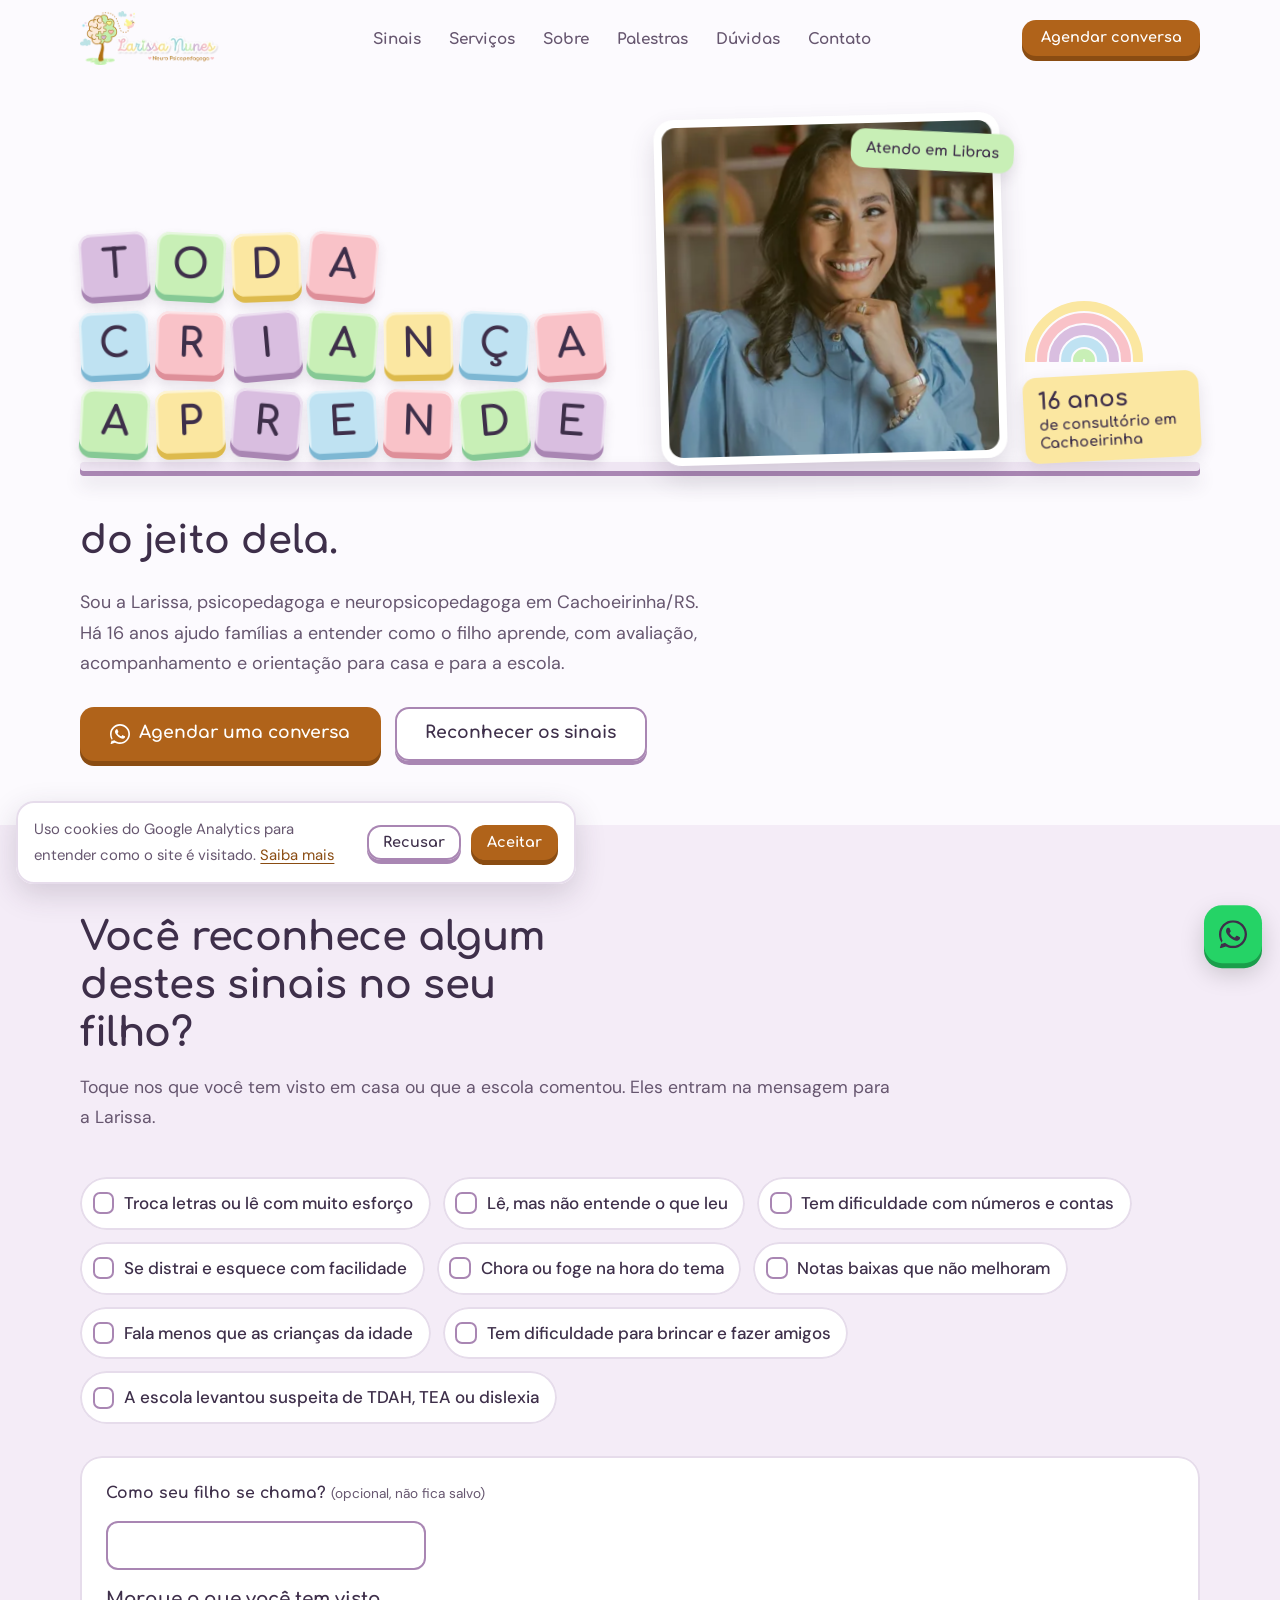
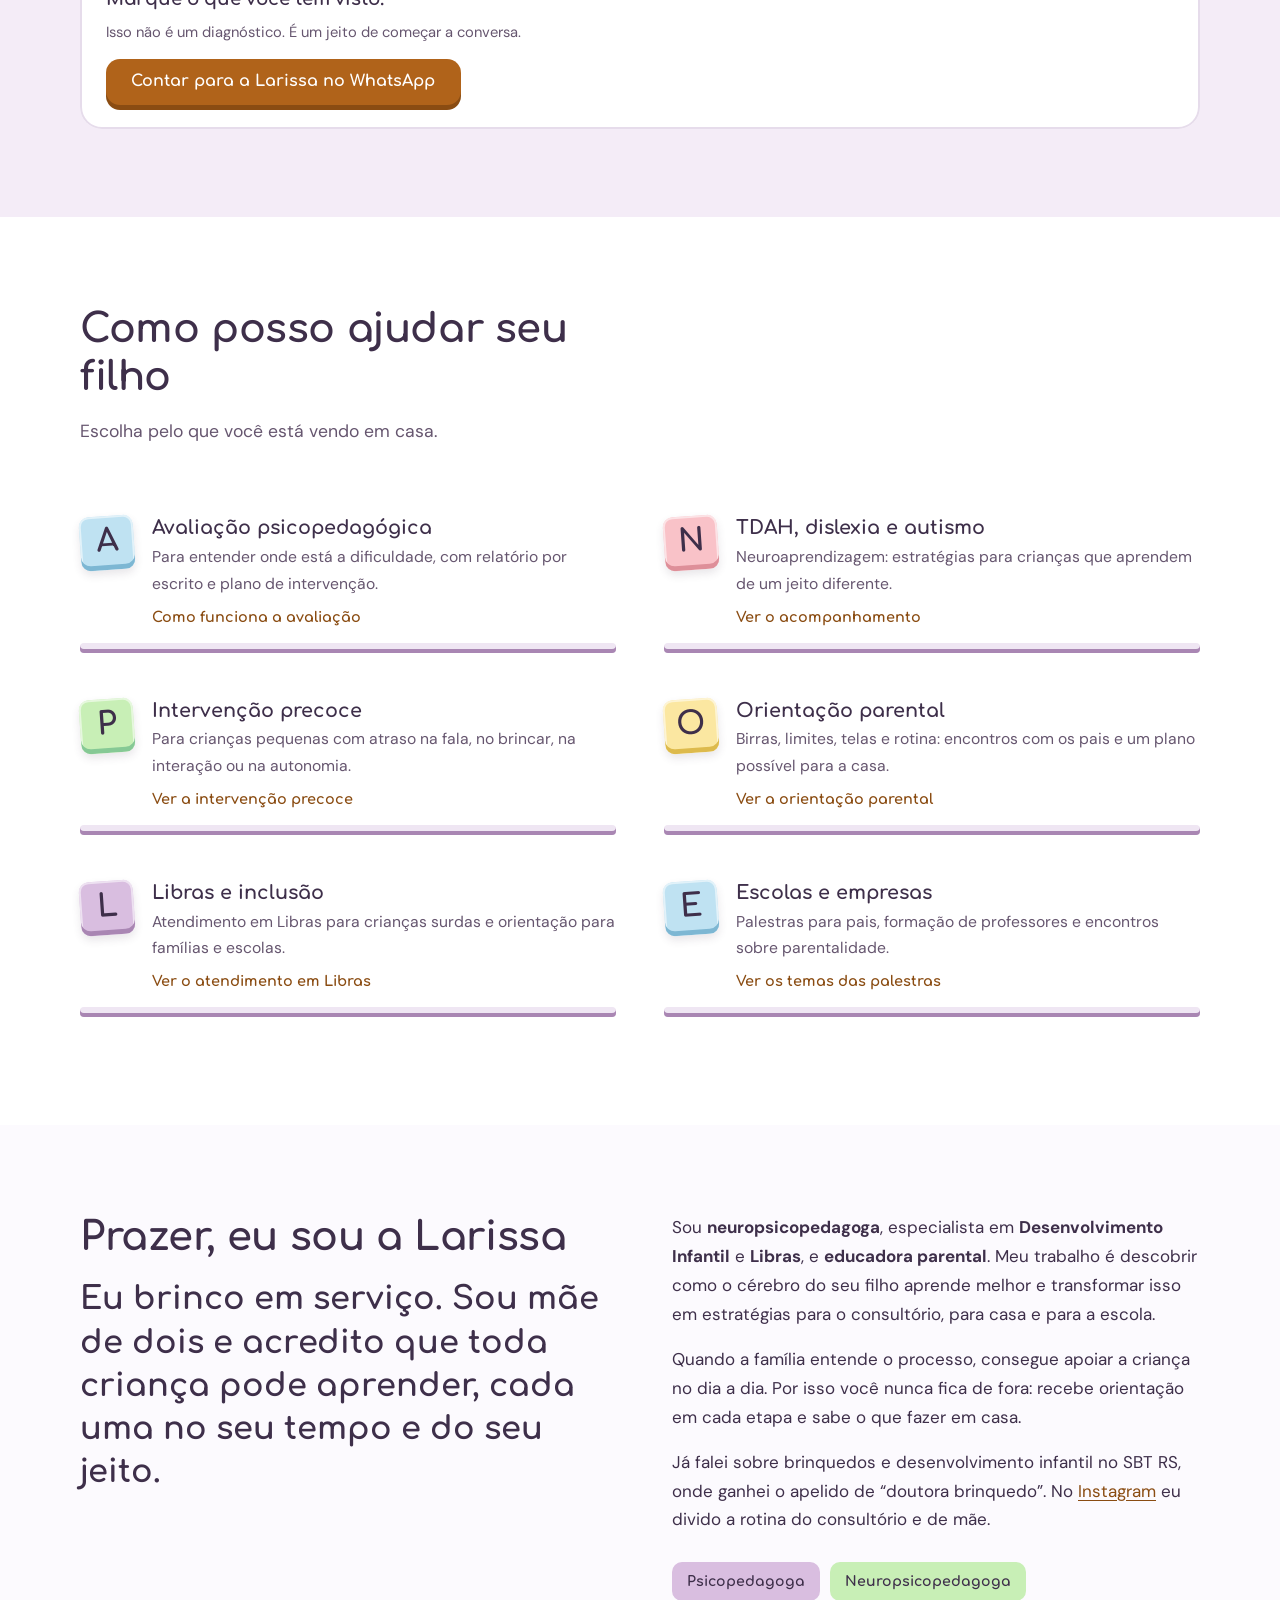
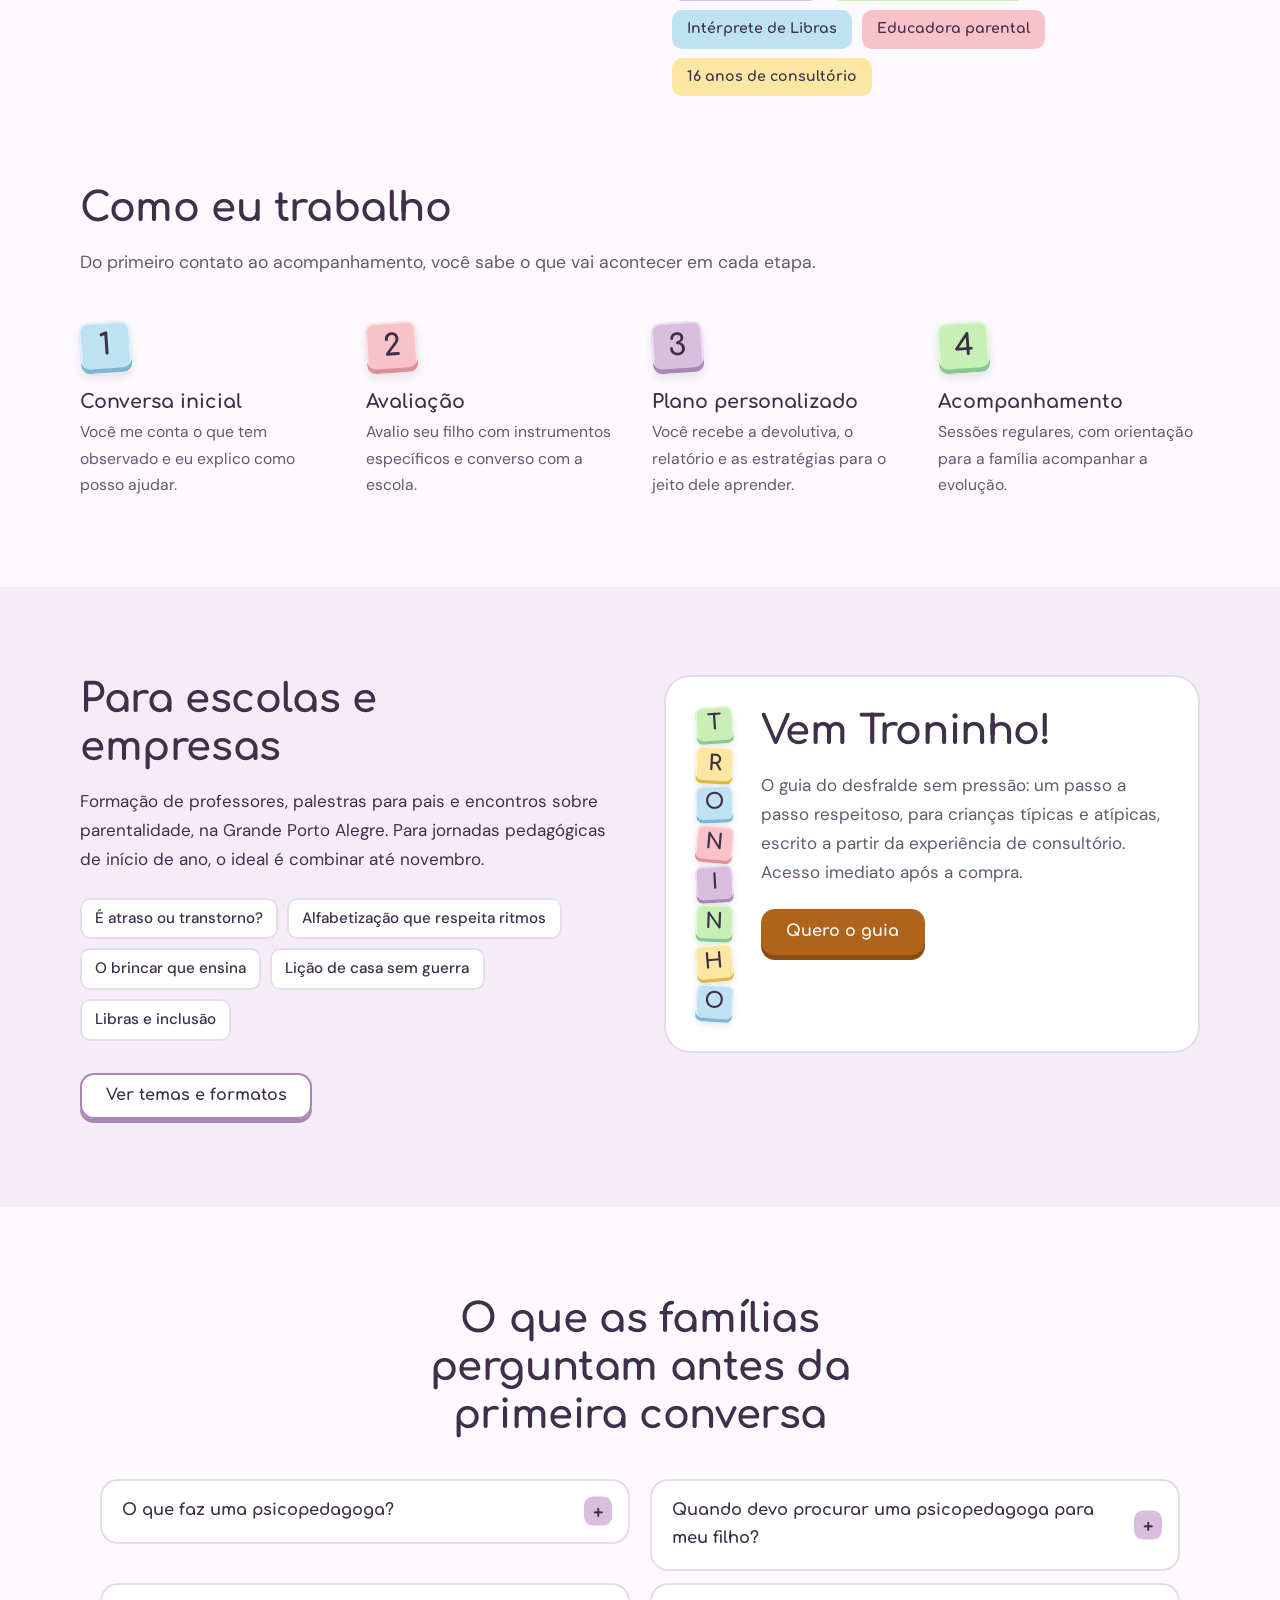
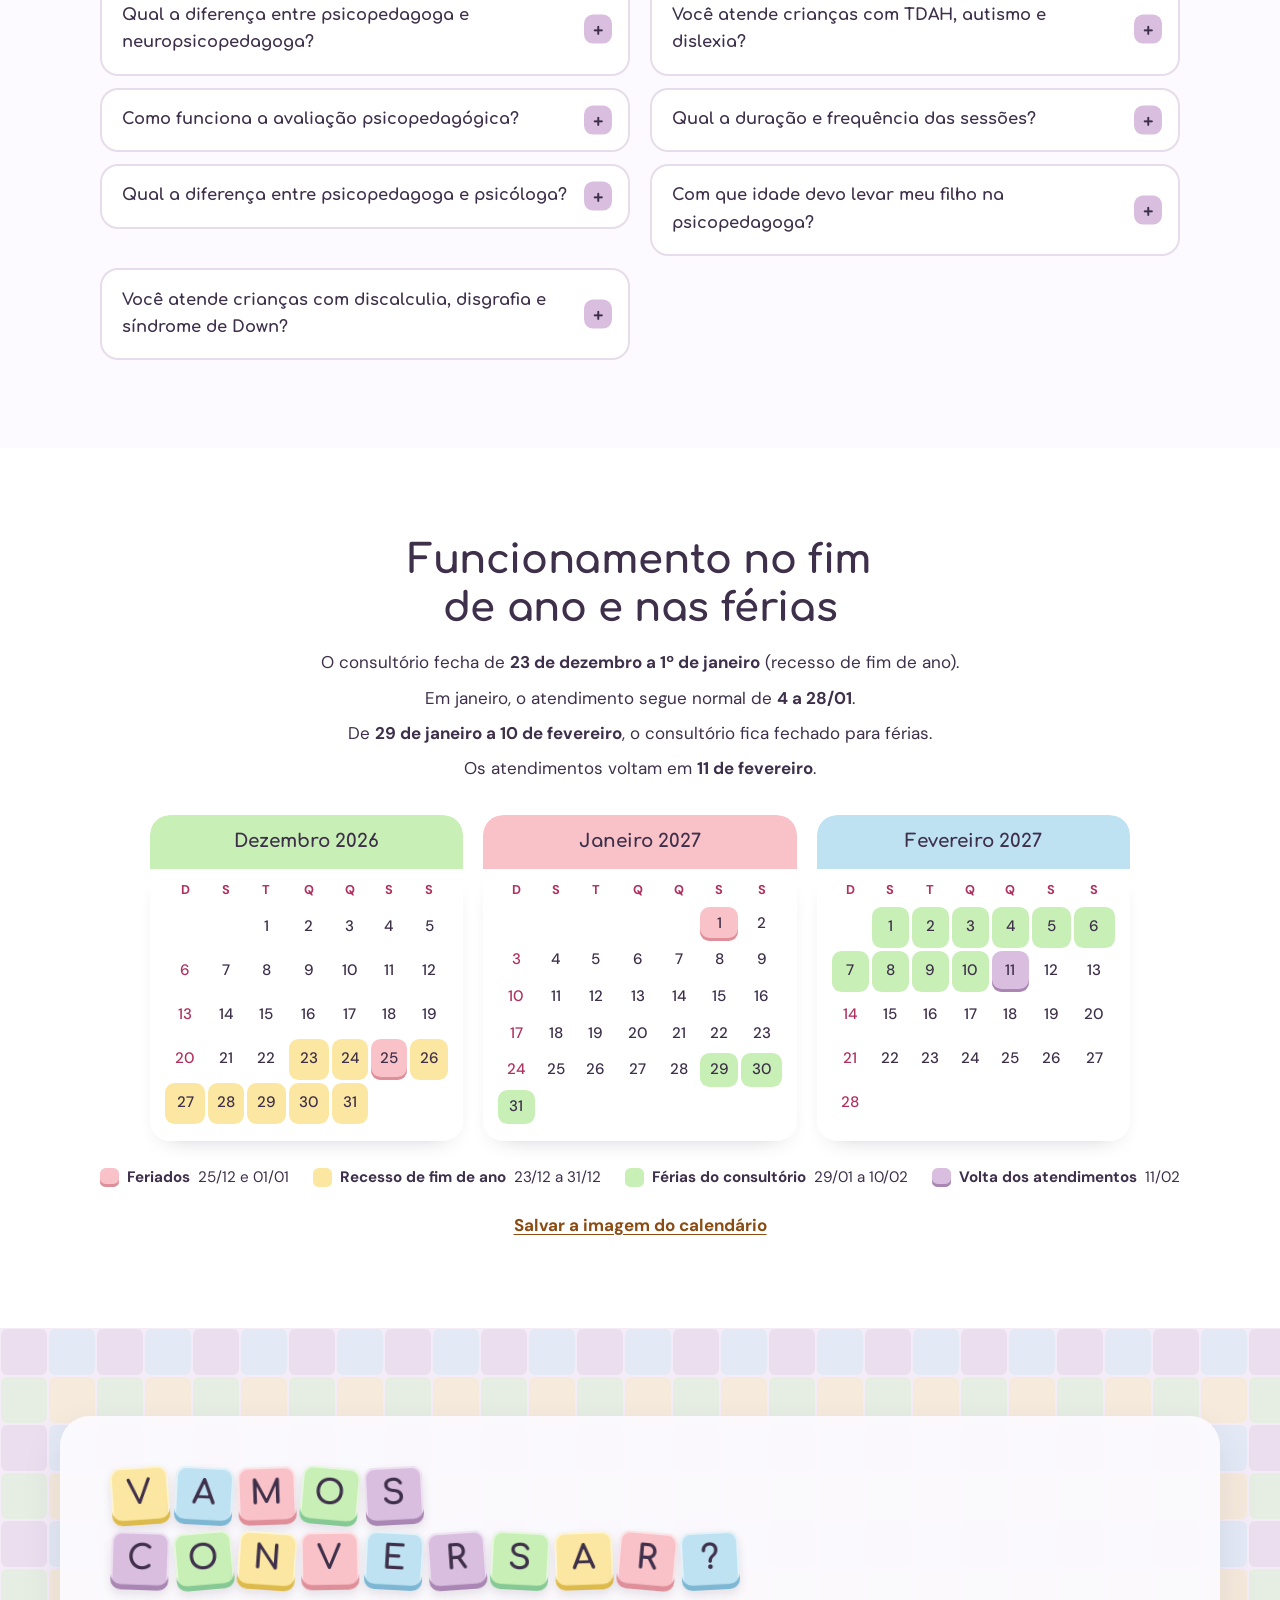
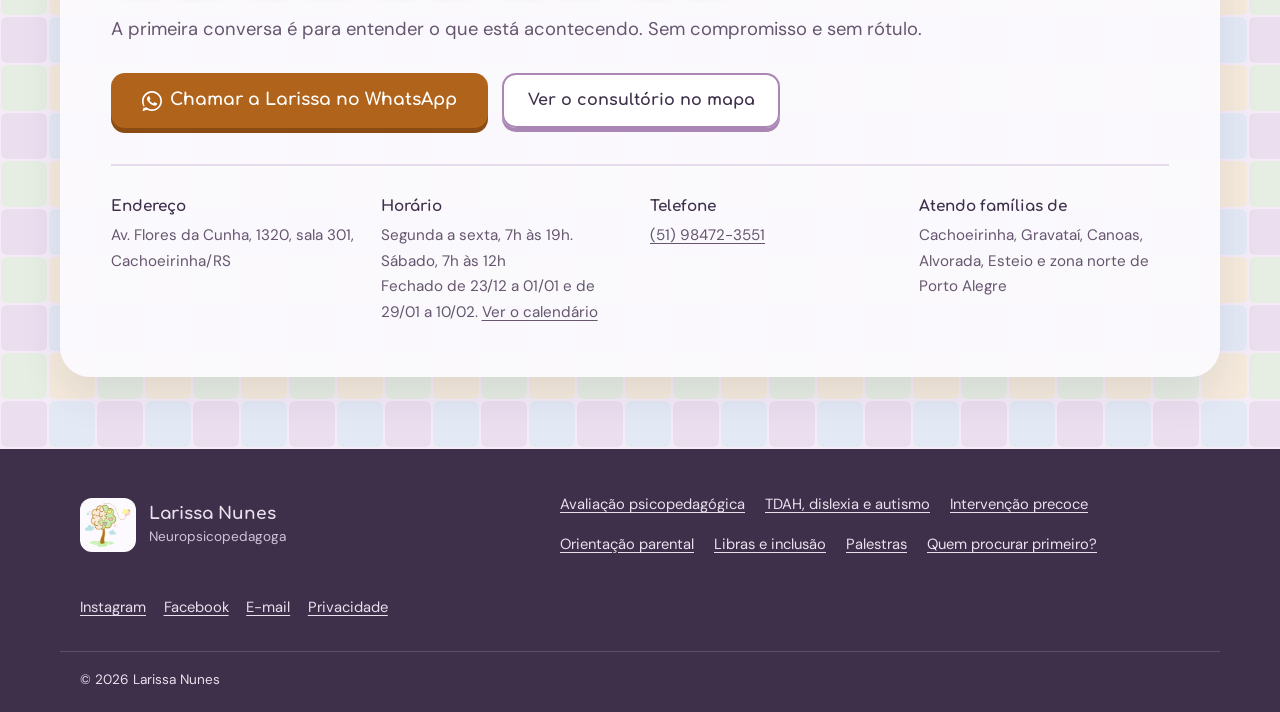
<file: site/index.html>
<!DOCTYPE html>
<html lang="pt-BR">
<head>
  <meta charset="UTF-8">
  <meta name="viewport" content="width=device-width, initial-scale=1.0">

  <title>Psicopedagoga em Cachoeirinha/RS | Larissa Nunes</title>
  <meta name="description" content="Psicopedagoga e neuropsicopedagoga em Cachoeirinha/RS há 16 anos. Avaliação e acompanhamento de crianças com dificuldade de aprendizagem, TDAH, TEA e dislexia.">
  <meta name="keywords" content="psicopedagoga cachoeirinha, neuropsicopedagoga cachoeirinha, psicopedagogia infantil, desenvolvimento infantil, libras, educação parental, avaliação psicopedagógica, intervenção precoce, alfabetização, dificuldade de aprendizagem, TDAH, autismo, TEA, dislexia, discalculia, disgrafia, disortografia, inclusão escolar, estimulação cognitiva, neuroaprendizagem, síndrome de down, altas habilidades, superdotação, atraso desenvolvimento infantil, cachoeirinha RS, canoas, gravataí, porto alegre, região metropolitana">
  <meta name="author" content="Larissa Nunes">
  <meta name="robots" content="index, follow">
  <link rel="canonical" href="https://larissanunes.com.br/">

  <!-- Open Graph -->
  <meta property="og:type" content="website">
  <meta property="og:url" content="https://larissanunes.com.br/">
  <meta property="og:site_name" content="Larissa Nunes — Neuro Psicopedagoga">
  <meta property="og:title" content="Larissa Nunes — Psicopedagoga em Cachoeirinha/RS">
  <meta property="og:description" content="Especialista em Desenvolvimento Infantil e Libras. Atendimento para TDAH, TEA, Dislexia e dificuldades de aprendizagem.">
  <meta property="og:image" content="https://larissanunes.com.br/assets/img/larissa.jpg">
  <meta property="og:image:width" content="880">
  <meta property="og:image:height" content="880">
  <meta property="og:image:alt" content="Larissa Nunes, Neuro Psicopedagoga em Cachoeirinha/RS">
  <meta property="og:locale" content="pt_BR">

  <!-- Twitter Card -->
  <meta name="twitter:card" content="summary_large_image">
  <meta name="twitter:title" content="Larissa Nunes — Psicopedagoga em Cachoeirinha/RS">
  <meta name="twitter:description" content="Especialista em Desenvolvimento Infantil e Libras. Atendimento para TDAH, TEA, Dislexia e dificuldades de aprendizagem.">
  <meta name="twitter:image" content="https://larissanunes.com.br/assets/img/larissa.jpg">

  <!-- Geo -->
  <meta name="geo.region" content="BR-RS">
  <meta name="geo.placename" content="Cachoeirinha">

  <!-- Favicon -->
  <link rel="icon" href="assets/img/favicon.ico" sizes="any">
  <link rel="icon" type="image/png" sizes="32x32" href="assets/img/favicon-32.png">
  <link rel="icon" type="image/png" sizes="16x16" href="assets/img/favicon-16.png">
  <link rel="apple-touch-icon" href="assets/img/apple-touch-icon.png">
  <link rel="manifest" href="site.webmanifest">
  <meta name="theme-color" content="#3E2F4A">

  <!-- Fonts -->
  <link rel="preconnect" href="https://fonts.googleapis.com">
  <link rel="preconnect" href="https://fonts.gstatic.com" crossorigin>
  <link rel="preload" as="style" href="https://fonts.googleapis.com/css2?family=Comfortaa:wght@700&family=DM+Sans:opsz,wght@9..40,400;9..40,500;9..40,700&display=swap">
  <link rel="stylesheet" href="https://fonts.googleapis.com/css2?family=Comfortaa:wght@700&family=DM+Sans:opsz,wght@9..40,400;9..40,500;9..40,700&display=swap" media="print" onload="this.media='all'">
  <noscript><link rel="stylesheet" href="https://fonts.googleapis.com/css2?family=Comfortaa:wght@700&family=DM+Sans:opsz,wght@9..40,400;9..40,500;9..40,700&display=swap"></noscript>

  <!-- CSS -->
  <link rel="stylesheet" href="assets/css/style.css?v=20261121e">

  <!-- Schema.org — MedicalBusiness + Person -->
  <script type="application/ld+json">
  {
    "@context": "https://schema.org",
    "@graph": [
      {
        "@type": ["MedicalBusiness", "LocalBusiness"],
        "@id": "https://larissanunes.com.br/#business",
        "name": "Larissa Nunes — Psicopedagoga e Neuro Psicopedagoga",
        "hasMap": "https://www.google.com/maps/search/?api=1&query=Av.+Flores+da+Cunha+1320+Cachoeirinha+RS",
        "alternateName": "Psicopedagoga Larissa Nunes",
        "description": "Psicopedagoga e Neuro Psicopedagoga em Cachoeirinha/RS. Especialista em Desenvolvimento Infantil, Libras e Educação Parental. Avaliação e acompanhamento para crianças com TDAH, autismo (TEA), dislexia, discalculia, disgrafia e dificuldades de aprendizagem.",
        "url": "https://larissanunes.com.br",
        "telephone": "+5551984723551",
        "email": "larinsilveira@hotmail.com",
        "image": "https://larissanunes.com.br/assets/img/larissa.jpg",
        "logo": "https://larissanunes.com.br/assets/img/logo-principal.png",
        "address": {"@type": "PostalAddress", "streetAddress": "Av. Flores da Cunha, 1320 — Sala 301", "addressLocality": "Cachoeirinha", "addressRegion": "RS", "postalCode": "94910-002", "addressCountry": "BR"},
        "geo": {"@type": "GeoCoordinates", "latitude": -29.9511, "longitude": -51.0936},
        "areaServed": [
          {"@type": "City", "name": "Cachoeirinha"},
          {"@type": "City", "name": "Canoas"},
          {"@type": "City", "name": "Gravataí"},
          {"@type": "City", "name": "Porto Alegre"},
          {"@type": "City", "name": "Alvorada"},
          {"@type": "City", "name": "Esteio"},
          {"@type": "City", "name": "Sapucaia do Sul"}
        ],
        "priceRange": "$$",
        "currenciesAccepted": "BRL",
        "paymentAccepted": "Dinheiro, Pix, Cartão de Crédito, Cartão de Débito",
        "openingHoursSpecification": [{"@type": "OpeningHoursSpecification", "dayOfWeek": ["Monday","Tuesday","Wednesday","Thursday","Friday"], "opens": "07:00", "closes": "19:00"},{"@type": "OpeningHoursSpecification", "dayOfWeek": ["Saturday"], "opens": "07:00", "closes": "12:00"}],
        "sameAs": ["https://www.instagram.com/psicopedagoga.larinunes/", "https://www.facebook.com/Pp.Larissa.Nunes/"],
        "founder": {"@id": "https://larissanunes.com.br/#person"},
        "medicalSpecialty": ["Psicopedagogia", "Neuropsicopedagogia"]
      },
      {
        "@type": "Person",
        "@id": "https://larissanunes.com.br/#person",
        "name": "Larissa Nunes",
        "jobTitle": "Psicopedagoga e Neuro Psicopedagoga",
        "description": "Especialista em Desenvolvimento Infantil, Libras e Educação Parental em Cachoeirinha/RS.",
        "url": "https://larissanunes.com.br",
        "image": "https://larissanunes.com.br/assets/img/larissa.jpg",
        "sameAs": ["https://www.instagram.com/psicopedagoga.larinunes/", "https://www.facebook.com/Pp.Larissa.Nunes/"],
        "knowsAbout": ["Psicopedagogia","Neuropsicopedagogia","Desenvolvimento Infantil","Libras","Educação Parental","TDAH","TEA","Dislexia","Discalculia","Disgrafia","Alfabetização","Intervenção Precoce","Neuroaprendizagem","Inclusão Escolar","Estimulação Cognitiva"],
        "hasCredential": [
          {"@type": "EducationalOccupationalCredential", "credentialCategory": "Especialização", "name": "Psicopedagogia"},
          {"@type": "EducationalOccupationalCredential", "credentialCategory": "Especialização", "name": "Neuropsicopedagogia"},
          {"@type": "EducationalOccupationalCredential", "credentialCategory": "Certificação", "name": "Intérprete de Libras"},
          {"@type": "EducationalOccupationalCredential", "credentialCategory": "Certificação", "name": "Educadora Parental"}
        ]
      }
    ]
  }
  </script>


  <script type="application/ld+json">
  {
    "@context": "https://schema.org",
    "@type": "FAQPage",
    "mainEntity": [
      { "@type": "Question", "name": "O que faz uma psicopedagoga?", "acceptedAnswer": { "@type": "Answer", "text": "A psicopedagoga avalia, diagnostica e intervém nas dificuldades de aprendizagem. Trabalho com crianças que apresentam desafios na leitura, escrita, matemática, atenção e concentração, criando estratégias personalizadas." }},
      { "@type": "Question", "name": "Quando devo procurar uma psicopedagoga para meu filho?", "acceptedAnswer": { "@type": "Answer", "text": "Quando seu filho apresentar dificuldades persistentes na escola, desmotivação, dificuldade de concentração, atraso na leitura ou escrita, ou quando houver suspeita de TDAH, TEA (autismo) ou dislexia. Quanto antes se entende o que está acontecendo, mais cedo a casa e a escola conseguem se ajustar." }},
      { "@type": "Question", "name": "Qual a diferença entre psicopedagoga e neuropsicopedagoga?", "acceptedAnswer": { "@type": "Answer", "text": "A neuropsicopedagoga utiliza conhecimentos da neurociência para compreender como o cérebro aprende, criando estratégias mais eficazes e cientificamente embasadas para potencializar o desenvolvimento cognitivo da criança." }},
      { "@type": "Question", "name": "Você atende crianças com TDAH, autismo e dislexia?", "acceptedAnswer": { "@type": "Answer", "text": "Sim. Trabalho com crianças que apresentam TDAH, TEA (Transtorno do Espectro Autista), dislexia, discalculia, disgrafia e outras condições que impactam a aprendizagem. O atendimento é adaptado às particularidades de cada criança." }},
      { "@type": "Question", "name": "Como funciona a avaliação psicopedagógica?", "acceptedAnswer": { "@type": "Answer", "text": "Inclui entrevista com os pais (anamnese), sessões de avaliação com a criança, análise do material escolar e contato com a escola. Ao final, elaboro relatório com diagnóstico e plano de intervenção personalizado." }},
      { "@type": "Question", "name": "Qual a duração e frequência das sessões?", "acceptedAnswer": { "@type": "Answer", "text": "Cada sessão dura em média 50 minutos. A frequência depende da necessidade — geralmente 1 a 2 vezes por semana. O tempo total varia conforme a evolução da criança." }},
      { "@type": "Question", "name": "Qual a diferença entre psicopedagoga e psicóloga?", "acceptedAnswer": { "@type": "Answer", "text": "A psicóloga trabalha com questões emocionais, comportamentais e de saúde mental. A psicopedagoga foca no processo de aprendizagem e nas dificuldades escolares. Muitas vezes, o acompanhamento conjunto é o mais indicado para a criança." }},
      { "@type": "Question", "name": "Com que idade devo levar meu filho na psicopedagoga?", "acceptedAnswer": { "@type": "Answer", "text": "Não existe idade mínima. A intervenção precoce (a partir dos 2-3 anos) é indicada para crianças com atraso no desenvolvimento. Para dificuldades escolares, a partir do momento em que a criança apresentar sinais persistentes já é hora de buscar avaliação." }},
      { "@type": "Question", "name": "Você atende crianças com discalculia, disgrafia e síndrome de Down?", "acceptedAnswer": { "@type": "Answer", "text": "Sim. Além de TDAH, TEA e dislexia, também atendo crianças com discalculia (dificuldade com matemática), disgrafia (dificuldade na escrita), disortografia, síndrome de Down, atraso no desenvolvimento, deficiência intelectual e altas habilidades/superdotação." }}
    ]
  }
  </script>
  <!-- Google Analytics 4 (só mede de verdade depois que a pessoa aceita os cookies) -->
  <script>
    window.dataLayer = window.dataLayer || [];
    function gtag(){dataLayer.push(arguments);}
    gtag('consent', 'default', { analytics_storage: 'denied', ad_storage: 'denied', ad_user_data: 'denied', ad_personalization: 'denied' });
    try { if (localStorage.getItem('ln-cookies') === 'aceito') gtag('consent', 'update', { analytics_storage: 'granted' }); } catch (e) {}
    gtag('js', new Date());
    gtag('config', 'G-RC90RQ8YV5');
  </script>
  <script async src="https://www.googletagmanager.com/gtag/js?id=G-RC90RQ8YV5"></script>
</head>
<body>
  <a href="#conteudo" class="skip-link">Pular para o conteúdo</a>

  <!-- Header -->
  <header class="header" id="header">
    <div class="container header__inner">
      <a href="/" class="header__logo">
        <picture>
          <source srcset="assets/img/logo-principal-120.webp 1x, assets/img/logo-principal.webp 2x" type="image/webp">
          <img src="assets/img/logo-principal.png" alt="Larissa Nunes — Neuro Psicopedagoga" class="header__logo-img" width="418" height="160" fetchpriority="high">
        </picture>
      </a>
      <nav class="header__nav" id="nav">
        <ul class="header__menu">
          <li><a href="#sinais" class="header__link">Sinais</a></li>
          <li><a href="#servicos" class="header__link">Serviços</a></li>
          <li><a href="#sobre" class="header__link">Sobre</a></li>
          <li><a href="/palestras/" class="header__link">Palestras</a></li>
          <li><a href="#faq" class="header__link">Dúvidas</a></li>
          <li><a href="#contato" class="header__link">Contato</a></li>
        </ul>
      </nav>
      <a href="https://wa.me/5551984723551?text=Ol%C3%A1%2C%20Larissa!%20Conheci%20seu%20trabalho%20pelo%20site%20e%20gostaria%20de%20saber%20mais%20sobre%20o%20atendimento." class="btn btn--acao header__cta" target="_blank" rel="noopener">Agendar conversa</a>
      <button class="header__toggle" id="menu-toggle" aria-label="Abrir menu" aria-expanded="false" aria-controls="nav">
        <span></span><span></span><span></span>
      </button>
    </div>
  </header>

  <main id="conteudo">
    <!-- Hero -->
    <section class="hero" id="inicio">
      <div class="container">
        <div class="estante">
          <h1 class="estante__titulo">
            <span class="sr-only">Toda criança aprende, do jeito dela. Psicopedagoga em Cachoeirinha/RS.</span>
            <span class="blocos blocos--cai" aria-hidden="true">
              <span class="blocos__linha"><span class="bloco bloco--lilas">T</span><span class="bloco bloco--menta">O</span><span class="bloco bloco--sol">D</span><span class="bloco bloco--rosa">A</span></span>
              <span class="blocos__linha"><span class="bloco bloco--ceu">C</span><span class="bloco bloco--rosa">R</span><span class="bloco bloco--lilas">I</span><span class="bloco bloco--menta">A</span><span class="bloco bloco--sol">N</span><span class="bloco bloco--ceu">Ç</span><span class="bloco bloco--rosa">A</span></span>
              <span class="blocos__linha"><span class="bloco bloco--menta">A</span><span class="bloco bloco--sol">P</span><span class="bloco bloco--lilas">R</span><span class="bloco bloco--ceu">E</span><span class="bloco bloco--rosa">N</span><span class="bloco bloco--menta">D</span><span class="bloco bloco--lilas">E</span></span>
            </span>
          </h1>
          <div class="estante__retrato">
            <div class="retrato">
              <picture>
                <source srcset="assets/img/larissa-400.webp 400w, assets/img/larissa-640.webp 640w, assets/img/larissa.webp 880w" sizes="(max-width: 720px) 58vw, 360px" type="image/webp">
                <img src="assets/img/larissa.jpg" alt="Larissa Nunes sorrindo no consultório, com estantes de brinquedos ao fundo" width="880" height="880" fetchpriority="high">
              </picture>
              <p class="adesivo adesivo--libras">Atendo em Libras</p>
            </div>
            <div class="estante__canto">
              <svg class="arco-iris" viewBox="0 0 120 64" width="120" height="64" aria-hidden="true"><g fill="none" stroke-width="10" stroke-linecap="round"><path d="M6 62a54 54 0 0 1 108 0" stroke="var(--sol)"/><path d="M18 62a42 42 0 0 1 84 0" stroke="var(--rosa)"/><path d="M30 62a30 30 0 0 1 60 0" stroke="var(--lilas)"/><path d="M42 62a18 18 0 0 1 36 0" stroke="var(--ceu)"/><path d="M54 62a6 6 0 0 1 12 0" stroke="var(--menta)"/></g></svg>
              <p class="adesivo adesivo--anos"><strong>16 anos</strong>de consultório em Cachoeirinha</p>
            </div>
          </div>
          <div class="tabua estante__tabua" aria-hidden="true"></div>
        </div>
        <div class="hero__conteudo">
          <p class="hero__complemento" aria-hidden="true">do jeito dela.</p>
          <a class="aviso-campanha" href="/black-friday/" data-ate="2026-11-30T23:59:59-03:00"><span class="aviso-campanha__selo">Black Friday</span> <span>Agende a avaliação até 30/11 e a primeira sessão fica gratuita&nbsp;→</span></a>
          <p class="hero__texto">Sou a Larissa, psicopedagoga e neuropsicopedagoga em Cachoeirinha/RS. Há 16 anos ajudo famílias a entender como o filho aprende, com avaliação, acompanhamento e orientação para casa e para a escola.</p>
          <div class="hero__acoes">
            <a href="https://wa.me/5551984723551?text=Ol%C3%A1%2C%20Larissa!%20Conheci%20seu%20trabalho%20pelo%20site%20e%20gostaria%20de%20saber%20mais%20sobre%20o%20atendimento." class="btn btn--acao btn--grande" target="_blank" rel="noopener">
              <svg width="20" height="20" viewBox="0 0 24 24" fill="currentColor" aria-hidden="true"><path d="M17.472 14.382c-.297-.149-1.758-.867-2.03-.967-.273-.099-.471-.148-.67.15-.197.297-.767.966-.94 1.164-.173.199-.347.223-.644.075-.297-.15-1.255-.463-2.39-1.475-.883-.788-1.48-1.761-1.653-2.059-.173-.297-.018-.458.13-.606.134-.133.298-.347.446-.52.149-.174.198-.298.298-.497.099-.198.05-.371-.025-.52-.075-.149-.669-1.612-.916-2.207-.242-.579-.487-.5-.669-.51-.173-.008-.371-.01-.57-.01-.198 0-.52.074-.792.372-.272.297-1.04 1.016-1.04 2.479 0 1.462 1.065 2.875 1.213 3.074.149.198 2.096 3.2 5.077 4.487.709.306 1.262.489 1.694.625.712.227 1.36.195 1.871.118.571-.085 1.758-.719 2.006-1.413.248-.694.248-1.289.173-1.413-.074-.124-.272-.198-.57-.347z"/><path d="M12 0C5.373 0 0 5.373 0 12c0 2.625.846 5.059 2.284 7.034L.789 23.492a.5.5 0 00.611.611l4.458-1.495A11.94 11.94 0 0012 24c6.627 0 12-5.373 12-12S18.627 0 12 0zm0 22c-2.387 0-4.597-.838-6.328-2.236l-.442-.37-3.234 1.084 1.084-3.234-.37-.442A9.96 9.96 0 012 12C2 6.477 6.477 2 12 2s10 4.477 10 10-4.477 10-10 10z"/></svg>
              Agendar uma conversa
            </a>
            <a href="#sinais" class="btn btn--contorno btn--grande">Reconhecer os sinais</a>
          </div>
        </div>
      </div>
    </section>

    <!-- Sinais -->
    <section class="section section--lilas" id="sinais">
      <div class="container">
        <h2 class="section__titulo">Você reconhece algum destes sinais no seu filho?</h2>
        <p class="section__intro">Toque nos que você tem visto em casa ou que a escola comentou. Eles entram na mensagem para a Larissa.</p>
        <ul class="sinais__lista" id="sinais-lista">
          <li><button type="button" class="sinal" aria-pressed="false">Troca letras ou lê com muito esforço</button></li>
          <li><button type="button" class="sinal" aria-pressed="false">Lê, mas não entende o que leu</button></li>
          <li><button type="button" class="sinal" aria-pressed="false">Tem dificuldade com números e contas</button></li>
          <li><button type="button" class="sinal" aria-pressed="false">Se distrai e esquece com facilidade</button></li>
          <li><button type="button" class="sinal" aria-pressed="false">Chora ou foge na hora do tema</button></li>
          <li><button type="button" class="sinal" aria-pressed="false">Notas baixas que não melhoram</button></li>
          <li><button type="button" class="sinal" aria-pressed="false">Fala menos que as crianças da idade</button></li>
          <li><button type="button" class="sinal" aria-pressed="false">Tem dificuldade para brincar e fazer amigos</button></li>
          <li><button type="button" class="sinal" aria-pressed="false">A escola levantou suspeita de TDAH, TEA ou dislexia</button></li>
        </ul>
        <div class="sinais__resultado">
          <div class="bandeja" id="sinais-bandeja" aria-hidden="true"></div>
          <label class="sinais__nome" for="sinais-nome">Como seu filho se chama? <span>(opcional, não fica salvo)</span></label>
          <input class="sinais__campo" id="sinais-nome" type="text" maxlength="20" autocomplete="off" autocapitalize="words" spellcheck="false">
          <p class="sinais__frase" id="sinais-frase" aria-live="polite">Marque o que você tem visto. <span class="sinais__aviso">Isso não é um diagnóstico. É um jeito de começar a conversa.</span></p>
          <p class="sinais__mensagem" id="sinais-mensagem"></p>
          <a href="https://wa.me/5551984723551?text=Ol%C3%A1%2C%20Larissa!%20Vi%20a%20lista%20de%20sinais%20no%20site%20e%20gostaria%20de%20conversar%20sobre%20o%20meu%20filho." class="btn btn--acao" id="sinais-botao" target="_blank" rel="noopener">Contar para a Larissa no WhatsApp</a>
        </div>
      </div>
    </section>

    <!-- Serviços -->
    <section class="section section--branca" id="servicos">
      <div class="container">
        <h2 class="section__titulo">Como posso ajudar seu filho</h2>
        <p class="section__intro">Escolha pelo que você está vendo em casa.</p>
        <div class="servicos">
          <a class="servico" href="/avaliacao-psicopedagogica-cachoeirinha/"><span class="blocos" aria-hidden="true"><span class="bloco bloco--ceu">A</span></span><div><h3>Avaliação psicopedagógica</h3><p>Para entender onde está a dificuldade, com relatório por escrito e plano de intervenção.</p><span class="servico__mais">Como funciona a avaliação</span></div></a>
          <a class="servico" href="/tdah-dislexia-autismo/"><span class="blocos" aria-hidden="true"><span class="bloco bloco--rosa">N</span></span><div><h3>TDAH, dislexia e autismo</h3><p>Neuroaprendizagem: estratégias para crianças que aprendem de um jeito diferente.</p><span class="servico__mais">Ver o acompanhamento</span></div></a>
          <a class="servico" href="/intervencao-precoce/"><span class="blocos" aria-hidden="true"><span class="bloco bloco--menta">P</span></span><div><h3>Intervenção precoce</h3><p>Para crianças pequenas com atraso na fala, no brincar, na interação ou na autonomia.</p><span class="servico__mais">Ver a intervenção precoce</span></div></a>
          <a class="servico" href="/orientacao-parental/"><span class="blocos" aria-hidden="true"><span class="bloco bloco--sol">O</span></span><div><h3>Orientação parental</h3><p>Birras, limites, telas e rotina: encontros com os pais e um plano possível para a casa.</p><span class="servico__mais">Ver a orientação parental</span></div></a>
          <a class="servico" href="/libras/"><span class="blocos" aria-hidden="true"><span class="bloco bloco--lilas">L</span></span><div><h3>Libras e inclusão</h3><p>Atendimento em Libras para crianças surdas e orientação para famílias e escolas.</p><span class="servico__mais">Ver o atendimento em Libras</span></div></a>
          <a class="servico" href="/palestras/"><span class="blocos" aria-hidden="true"><span class="bloco bloco--ceu">E</span></span><div><h3>Escolas e empresas</h3><p>Palestras para pais, formação de professores e encontros sobre parentalidade.</p><span class="servico__mais">Ver os temas das palestras</span></div></a>
        </div>
      </div>
    </section>

    <!-- Sobre -->
    <section class="section" id="sobre">
      <div class="container sobre">
        <div>
          <h2 class="section__titulo">Prazer, eu sou a Larissa</h2>
          <p class="sobre__citacao">Eu brinco em serviço. Sou mãe de dois e acredito que toda criança pode aprender, cada uma no seu tempo e do seu jeito.</p>
        </div>
        <div class="sobre__texto">
          <p>Sou <strong>neuropsicopedagoga</strong>, especialista em <strong>Desenvolvimento Infantil</strong> e <strong>Libras</strong>, e <strong>educadora parental</strong>. Meu trabalho é descobrir como o cérebro do seu filho aprende melhor e transformar isso em estratégias para o consultório, para casa e para a escola.</p>
          <p>Quando a família entende o processo, consegue apoiar a criança no dia a dia. Por isso você nunca fica de fora: recebe orientação em cada etapa e sabe o que fazer em casa.</p>
          <p>Já falei sobre brinquedos e desenvolvimento infantil no SBT RS, onde ganhei o apelido de “doutora brinquedo”. No <a href="https://www.instagram.com/psicopedagoga.larinunes/" target="_blank" rel="noopener">Instagram</a> eu divido a rotina do consultório e de mãe.</p>
          <ul class="selos">
            <li class="selo">Psicopedagoga</li>
            <li class="selo">Neuropsicopedagoga</li>
            <li class="selo">Intérprete de Libras</li>
            <li class="selo">Educadora parental</li>
            <li class="selo">16 anos de consultório</li>
          </ul>
        </div>
      </div>
    </section>

    <!-- Como funciona -->
    <section class="section section--colada" id="como-funciona">
      <div class="container">
        <h2 class="section__titulo">Como eu trabalho</h2>
        <p class="section__intro">Do primeiro contato ao acompanhamento, você sabe o que vai acontecer em cada etapa.</p>
        <ol class="passos">
          <li class="passo"><span class="blocos" aria-hidden="true"><span class="bloco bloco--ceu">1</span></span><h3>Conversa inicial</h3><p>Você me conta o que tem observado e eu explico como posso ajudar.</p></li>
          <li class="passo"><span class="blocos" aria-hidden="true"><span class="bloco bloco--rosa">2</span></span><h3>Avaliação</h3><p>Avalio seu filho com instrumentos específicos e converso com a escola.</p></li>
          <li class="passo"><span class="blocos" aria-hidden="true"><span class="bloco bloco--lilas">3</span></span><h3>Plano personalizado</h3><p>Você recebe a devolutiva, o relatório e as estratégias para o jeito dele aprender.</p></li>
          <li class="passo"><span class="blocos" aria-hidden="true"><span class="bloco bloco--menta">4</span></span><h3>Acompanhamento</h3><p>Sessões regulares, com orientação para a família acompanhar a evolução.</p></li>
        </ol>
      </div>
    </section>

    <!-- Escolas e guia -->
    <section class="section section--lilas" id="palestras">
      <div class="container duas-frentes">
        <div class="frente">
          <h2 class="section__titulo">Para escolas e empresas</h2>
          <p>Formação de professores, palestras para pais e encontros sobre parentalidade, na Grande Porto Alegre. Para jornadas pedagógicas de início de ano, o ideal é combinar até novembro.</p>
          <ul class="faixa__temas">
            <li>É atraso ou transtorno?</li>
            <li>Alfabetização que respeita ritmos</li>
            <li>O brincar que ensina</li>
            <li>Lição de casa sem guerra</li>
            <li>Libras e inclusão</li>
          </ul>
          <a href="/palestras/" class="btn btn--contorno">Ver temas e formatos</a>
        </div>
        <div class="frente frente--guia" id="workshop">
          <span class="blocos torre" aria-hidden="true"><span class="bloco bloco--menta">T</span><span class="bloco bloco--sol">R</span><span class="bloco bloco--ceu">O</span><span class="bloco bloco--rosa">N</span><span class="bloco bloco--lilas">I</span><span class="bloco bloco--menta">N</span><span class="bloco bloco--sol">H</span><span class="bloco bloco--ceu">O</span></span>
          <div>
            <h2 class="section__titulo">Vem Troninho!</h2>
            <p>O guia do desfralde sem pressão: um passo a passo respeitoso, para crianças típicas e atípicas, escrito a partir da experiência de consultório. Acesso imediato após a compra.</p>
            <a href="https://pay.hotmart.com/H102665762X" class="btn btn--acao" target="_blank" rel="noopener">Quero o guia</a>
          </div>
        </div>
      </div>
    </section>

    <!-- FAQ -->
    <section class="section" id="faq">
      <div class="container">
        <h2 class="section__titulo section__titulo--centro">O que as famílias perguntam antes da primeira conversa</h2>
        <div class="faq__list">
          <details class="faq__item"><summary class="faq__question">O que faz uma psicopedagoga?</summary><div class="faq__answer"><p>A psicopedagoga avalia, diagnostica e intervém nas dificuldades de aprendizagem. Trabalho com crianças que apresentam desafios na leitura, escrita, matemática, atenção e concentração, criando estratégias personalizadas.</p></div></details>
          <details class="faq__item"><summary class="faq__question">Quando devo procurar uma psicopedagoga para meu filho?</summary><div class="faq__answer"><p>Quando seu filho apresentar dificuldades persistentes na escola, desmotivação, dificuldade de concentração, atraso na leitura ou escrita, ou quando houver suspeita de TDAH, TEA (autismo) ou dislexia. Quanto antes se entende o que está acontecendo, mais cedo a casa e a escola conseguem se ajustar.</p></div></details>
          <details class="faq__item"><summary class="faq__question">Qual a diferença entre psicopedagoga e neuropsicopedagoga?</summary><div class="faq__answer"><p>A neuropsicopedagoga utiliza conhecimentos da neurociência para compreender como o cérebro aprende, criando estratégias mais eficazes e cientificamente embasadas para potencializar o desenvolvimento cognitivo da criança.</p></div></details>
          <details class="faq__item"><summary class="faq__question">Você atende crianças com TDAH, autismo e dislexia?</summary><div class="faq__answer"><p>Sim. Trabalho com crianças que apresentam TDAH, TEA (Transtorno do Espectro Autista), dislexia, discalculia, disgrafia e outras condições que impactam a aprendizagem. O atendimento é adaptado às particularidades de cada criança.</p></div></details>
          <details class="faq__item"><summary class="faq__question">Como funciona a avaliação psicopedagógica?</summary><div class="faq__answer"><p>Inclui entrevista com os pais (anamnese), sessões de avaliação com a criança, análise do material escolar e contato com a escola. Ao final, elaboro relatório com diagnóstico e plano de intervenção personalizado. <a href="/avaliacao-psicopedagogica-cachoeirinha/">Veja a avaliação em detalhes</a>.</p></div></details>
          <details class="faq__item"><summary class="faq__question">Qual a duração e frequência das sessões?</summary><div class="faq__answer"><p>Cada sessão dura em média 50 minutos. A frequência depende da necessidade — geralmente 1 a 2 vezes por semana. O tempo total varia conforme a evolução da criança.</p></div></details>
          <details class="faq__item"><summary class="faq__question">Qual a diferença entre psicopedagoga e psicóloga?</summary><div class="faq__answer"><p>A psicóloga trabalha com questões emocionais, comportamentais e de saúde mental. A psicopedagoga foca no processo de aprendizagem e nas dificuldades escolares. Muitas vezes, o acompanhamento conjunto é o mais indicado para a criança. <a href="/artigos/neuropediatra-psicologa-ou-psicopedagoga/">Leia: quem procurar primeiro</a>.</p></div></details>
          <details class="faq__item"><summary class="faq__question">Com que idade devo levar meu filho na psicopedagoga?</summary><div class="faq__answer"><p>Não existe idade mínima. A intervenção precoce (a partir dos 2-3 anos) é indicada para crianças com atraso no desenvolvimento. Para dificuldades escolares, a partir do momento em que a criança apresentar sinais persistentes já é hora de buscar avaliação.</p></div></details>
          <details class="faq__item"><summary class="faq__question">Você atende crianças com discalculia, disgrafia e síndrome de Down?</summary><div class="faq__answer"><p>Sim. Além de TDAH, TEA e dislexia, também atendo crianças com discalculia (dificuldade com matemática), disgrafia (dificuldade na escrita), disortografia, síndrome de Down, atraso no desenvolvimento, deficiência intelectual e altas habilidades/superdotação.</p></div></details>
        </div>
      </div>
    </section>

    <!-- calendario:inicio -->
    <section class="section section--branca" id="calendario" data-ate="2027-02-11T23:59:59-03:00">
      <div class="container">
        <div class="calendario" data-ate="2027-02-11T23:59:59-03:00">
        <h2 class="section__titulo section__titulo--centro">Funcionamento no fim de ano e nas férias</h2>
        <ul class="calendario__resumo"><li>O consultório fecha de <strong>23 de dezembro a 1º de janeiro</strong> (recesso de fim de ano).</li><li>Em janeiro, o atendimento segue normal de <strong>4 a 28/01</strong>.</li><li>De <strong>29 de janeiro a 10 de fevereiro</strong>, o consultório fica fechado para férias.</li><li>Os atendimentos voltam em <strong>11 de fevereiro</strong>.</li></ul>
        <div class="calendario__meses"><table class="cal__mes cal__mes--12"><caption>Dezembro 2026</caption><thead><tr><th scope="col"><abbr title="domingo">D</abbr></th><th scope="col"><abbr title="segunda">S</abbr></th><th scope="col"><abbr title="terça">T</abbr></th><th scope="col"><abbr title="quarta">Q</abbr></th><th scope="col"><abbr title="quinta">Q</abbr></th><th scope="col"><abbr title="sexta">S</abbr></th><th scope="col"><abbr title="sábado">S</abbr></th></tr></thead><tbody><tr><td class="cal__vazio"></td><td class="cal__vazio"></td><td><span>1</span></td><td><span>2</span></td><td><span>3</span></td><td><span>4</span></td><td><span>5</span></td></tr><tr><td class="cal__domingo"><span>6</span></td><td><span>7</span></td><td><span>8</span></td><td><span>9</span></td><td><span>10</span></td><td><span>11</span></td><td><span>12</span></td></tr><tr><td class="cal__domingo"><span>13</span></td><td><span>14</span></td><td><span>15</span></td><td><span>16</span></td><td><span>17</span></td><td><span>18</span></td><td><span>19</span></td></tr><tr><td class="cal__domingo"><span>20</span></td><td><span>21</span></td><td><span>22</span></td><td class="cal__dia--recesso"><span>23</span><span class="sr-only"> (Recesso de fim de ano)</span></td><td class="cal__dia--recesso"><span>24</span><span class="sr-only"> (Recesso de fim de ano)</span></td><td class="cal__dia--feriado"><span>25</span><span class="sr-only"> (Feriados)</span></td><td class="cal__dia--recesso"><span>26</span><span class="sr-only"> (Recesso de fim de ano)</span></td></tr><tr><td class="cal__dia--recesso"><span>27</span><span class="sr-only"> (Recesso de fim de ano)</span></td><td class="cal__dia--recesso"><span>28</span><span class="sr-only"> (Recesso de fim de ano)</span></td><td class="cal__dia--recesso"><span>29</span><span class="sr-only"> (Recesso de fim de ano)</span></td><td class="cal__dia--recesso"><span>30</span><span class="sr-only"> (Recesso de fim de ano)</span></td><td class="cal__dia--recesso"><span>31</span><span class="sr-only"> (Recesso de fim de ano)</span></td><td class="cal__vazio"></td><td class="cal__vazio"></td></tr></tbody></table><table class="cal__mes cal__mes--1"><caption>Janeiro 2027</caption><thead><tr><th scope="col"><abbr title="domingo">D</abbr></th><th scope="col"><abbr title="segunda">S</abbr></th><th scope="col"><abbr title="terça">T</abbr></th><th scope="col"><abbr title="quarta">Q</abbr></th><th scope="col"><abbr title="quinta">Q</abbr></th><th scope="col"><abbr title="sexta">S</abbr></th><th scope="col"><abbr title="sábado">S</abbr></th></tr></thead><tbody><tr><td class="cal__vazio"></td><td class="cal__vazio"></td><td class="cal__vazio"></td><td class="cal__vazio"></td><td class="cal__vazio"></td><td class="cal__dia--feriado"><span>1</span><span class="sr-only"> (Feriados)</span></td><td><span>2</span></td></tr><tr><td class="cal__domingo"><span>3</span></td><td><span>4</span></td><td><span>5</span></td><td><span>6</span></td><td><span>7</span></td><td><span>8</span></td><td><span>9</span></td></tr><tr><td class="cal__domingo"><span>10</span></td><td><span>11</span></td><td><span>12</span></td><td><span>13</span></td><td><span>14</span></td><td><span>15</span></td><td><span>16</span></td></tr><tr><td class="cal__domingo"><span>17</span></td><td><span>18</span></td><td><span>19</span></td><td><span>20</span></td><td><span>21</span></td><td><span>22</span></td><td><span>23</span></td></tr><tr><td class="cal__domingo"><span>24</span></td><td><span>25</span></td><td><span>26</span></td><td><span>27</span></td><td><span>28</span></td><td class="cal__dia--ferias"><span>29</span><span class="sr-only"> (Férias do consultório)</span></td><td class="cal__dia--ferias"><span>30</span><span class="sr-only"> (Férias do consultório)</span></td></tr><tr><td class="cal__dia--ferias"><span>31</span><span class="sr-only"> (Férias do consultório)</span></td><td class="cal__vazio"></td><td class="cal__vazio"></td><td class="cal__vazio"></td><td class="cal__vazio"></td><td class="cal__vazio"></td><td class="cal__vazio"></td></tr></tbody></table><table class="cal__mes cal__mes--2"><caption>Fevereiro 2027</caption><thead><tr><th scope="col"><abbr title="domingo">D</abbr></th><th scope="col"><abbr title="segunda">S</abbr></th><th scope="col"><abbr title="terça">T</abbr></th><th scope="col"><abbr title="quarta">Q</abbr></th><th scope="col"><abbr title="quinta">Q</abbr></th><th scope="col"><abbr title="sexta">S</abbr></th><th scope="col"><abbr title="sábado">S</abbr></th></tr></thead><tbody><tr><td class="cal__vazio"></td><td class="cal__dia--ferias"><span>1</span><span class="sr-only"> (Férias do consultório)</span></td><td class="cal__dia--ferias"><span>2</span><span class="sr-only"> (Férias do consultório)</span></td><td class="cal__dia--ferias"><span>3</span><span class="sr-only"> (Férias do consultório)</span></td><td class="cal__dia--ferias"><span>4</span><span class="sr-only"> (Férias do consultório)</span></td><td class="cal__dia--ferias"><span>5</span><span class="sr-only"> (Férias do consultório)</span></td><td class="cal__dia--ferias"><span>6</span><span class="sr-only"> (Férias do consultório)</span></td></tr><tr><td class="cal__dia--ferias"><span>7</span><span class="sr-only"> (Férias do consultório)</span></td><td class="cal__dia--ferias"><span>8</span><span class="sr-only"> (Férias do consultório)</span></td><td class="cal__dia--ferias"><span>9</span><span class="sr-only"> (Férias do consultório)</span></td><td class="cal__dia--ferias"><span>10</span><span class="sr-only"> (Férias do consultório)</span></td><td class="cal__dia--retorno"><span>11</span><span class="sr-only"> (Volta dos atendimentos)</span></td><td><span>12</span></td><td><span>13</span></td></tr><tr><td class="cal__domingo"><span>14</span></td><td><span>15</span></td><td><span>16</span></td><td><span>17</span></td><td><span>18</span></td><td><span>19</span></td><td><span>20</span></td></tr><tr><td class="cal__domingo"><span>21</span></td><td><span>22</span></td><td><span>23</span></td><td><span>24</span></td><td><span>25</span></td><td><span>26</span></td><td><span>27</span></td></tr><tr><td class="cal__domingo"><span>28</span></td><td class="cal__vazio"></td><td class="cal__vazio"></td><td class="cal__vazio"></td><td class="cal__vazio"></td><td class="cal__vazio"></td><td class="cal__vazio"></td></tr></tbody></table></div>
        <ul class="calendario__legenda"><li><span class="cal__cor cal__dia--feriado" aria-hidden="true"></span><strong>Feriados</strong> 25/12 e 01/01</li><li><span class="cal__cor cal__dia--recesso" aria-hidden="true"></span><strong>Recesso de fim de ano</strong> 23/12 a 31/12</li><li><span class="cal__cor cal__dia--ferias" aria-hidden="true"></span><strong>Férias do consultório</strong> 29/01 a 10/02</li><li><span class="cal__cor cal__dia--retorno" aria-hidden="true"></span><strong>Volta dos atendimentos</strong> 11/02</li></ul>
      </div>
        <p class="calendario__baixar"><a href="/assets/img/calendario-ferias-2027.jpg" download="calendario-larissa-nunes-ferias-2027.jpg">Salvar a imagem do calendário</a></p>
      </div>
    </section>
    <!-- calendario:fim -->

    <!-- Contato -->
    <section class="fechamento" id="contato">
      <div class="container fechamento__inner">
        <h2 class="fechamento__titulo">
          <span class="sr-only">Vamos conversar?</span>
          <span class="blocos blocos--fim" aria-hidden="true">
            <span class="blocos__linha"><span class="bloco bloco--sol">V</span><span class="bloco bloco--ceu">A</span><span class="bloco bloco--rosa">M</span><span class="bloco bloco--menta">O</span><span class="bloco bloco--lilas">S</span></span>
            <span class="blocos__linha"><span class="bloco bloco--lilas">C</span><span class="bloco bloco--menta">O</span><span class="bloco bloco--sol">N</span><span class="bloco bloco--rosa">V</span><span class="bloco bloco--ceu">E</span><span class="bloco bloco--lilas">R</span><span class="bloco bloco--menta">S</span><span class="bloco bloco--sol">A</span><span class="bloco bloco--rosa">R</span><span class="bloco bloco--ceu">?</span></span>
          </span>
        </h2>
        <p class="fechamento__texto">A primeira conversa é para entender o que está acontecendo. Sem compromisso e sem rótulo.</p>
        <div class="fechamento__acoes">
          <a href="https://wa.me/5551984723551?text=Ol%C3%A1%2C%20Larissa!%20Conheci%20seu%20trabalho%20pelo%20site%20e%20gostaria%20de%20agendar%20um%20hor%C3%A1rio." class="btn btn--acao btn--grande" target="_blank" rel="noopener"><svg width="20" height="20" viewBox="0 0 24 24" fill="currentColor" aria-hidden="true"><path d="M17.472 14.382c-.297-.149-1.758-.867-2.03-.967-.273-.099-.471-.148-.67.15-.197.297-.767.966-.94 1.164-.173.199-.347.223-.644.075-.297-.15-1.255-.463-2.39-1.475-.883-.788-1.48-1.761-1.653-2.059-.173-.297-.018-.458.13-.606.134-.133.298-.347.446-.52.149-.174.198-.298.298-.497.099-.198.05-.371-.025-.52-.075-.149-.669-1.612-.916-2.207-.242-.579-.487-.5-.669-.51-.173-.008-.371-.01-.57-.01-.198 0-.52.074-.792.372-.272.297-1.04 1.016-1.04 2.479 0 1.462 1.065 2.875 1.213 3.074.149.198 2.096 3.2 5.077 4.487.709.306 1.262.489 1.694.625.712.227 1.36.195 1.871.118.571-.085 1.758-.719 2.006-1.413.248-.694.248-1.289.173-1.413-.074-.124-.272-.198-.57-.347z"/><path d="M12 0C5.373 0 0 5.373 0 12c0 2.625.846 5.059 2.284 7.034L.789 23.492a.5.5 0 00.611.611l4.458-1.495A11.94 11.94 0 0012 24c6.627 0 12-5.373 12-12S18.627 0 12 0zm0 22c-2.387 0-4.597-.838-6.328-2.236l-.442-.37-3.234 1.084 1.084-3.234-.37-.442A9.96 9.96 0 012 12C2 6.477 6.477 2 12 2s10 4.477 10 10-4.477 10-10 10z"/></svg> Chamar a Larissa no WhatsApp</a>
          <a href="https://www.google.com/maps/search/?api=1&amp;query=Av.+Flores+da+Cunha+1320+Cachoeirinha+RS" class="btn btn--contorno" target="_blank" rel="noopener">Ver o consultório no mapa</a>
        </div>
        <ul class="fechamento__dados">
          <li><strong>Endereço</strong>Av. Flores da Cunha, 1320, sala 301, Cachoeirinha/RS</li>
          <li><strong>Horário</strong>Segunda a sexta, 7h às 19h. Sábado, 7h às 12h<span data-ate="2027-02-11T23:59:59-03:00"><br>Fechado de 23/12 a 01/01 e de 29/01 a 10/02. <a href="#calendario">Ver o calendário</a></span></li>
          <li><strong>Telefone</strong><a href="https://wa.me/5551984723551" target="_blank" rel="noopener">(51) 98472-3551</a></li>
          <li><strong>Atendo famílias de</strong>Cachoeirinha, Gravataí, Canoas, Alvorada, Esteio e zona norte de Porto Alegre</li>
        </ul>
      </div>
    </section>
  </main>

  <!-- Footer -->
  <footer class="footer">
    <div class="container footer__inner">
      <a href="/" class="footer__marca">
        <picture>
          <source srcset="assets/img/submarca-120.webp 1x, assets/img/submarca.webp 2x" type="image/webp">
          <img src="assets/img/submarca.png" alt="Larissa Nunes" class="footer__logo-img" width="168" height="160" loading="lazy" decoding="async">
        </picture>
        <span>Larissa Nunes<br><small>Neuropsicopedagoga</small></span>
      </a>
      <nav class="footer__links" aria-label="Atendimento">
        <a href="/avaliacao-psicopedagogica-cachoeirinha/">Avaliação psicopedagógica</a>
        <a href="/tdah-dislexia-autismo/">TDAH, dislexia e autismo</a>
        <a href="/intervencao-precoce/">Intervenção precoce</a>
        <a href="/orientacao-parental/">Orientação parental</a>
        <a href="/libras/">Libras e inclusão</a>
        <a href="/palestras/">Palestras</a>
        <a href="/artigos/neuropediatra-psicologa-ou-psicopedagoga/">Quem procurar primeiro?</a>
      </nav>
      <div class="footer__social">
        <a href="https://www.instagram.com/psicopedagoga.larinunes/" target="_blank" rel="noopener">Instagram</a>
        <a href="https://www.facebook.com/Pp.Larissa.Nunes/" target="_blank" rel="noopener">Facebook</a>
        <a href="mailto:larinsilveira@hotmail.com">E-mail</a>
        <a href="/privacidade/">Privacidade</a>
      </div>
    </div>
    <div class="container footer__copy"><p>&copy; 2026 Larissa Nunes</p></div>
  </footer>

  <!-- WhatsApp Float -->
  <a href="https://wa.me/5551984723551?text=Ol%C3%A1%2C%20Larissa!%20Conheci%20seu%20trabalho%20pelo%20site%20e%20gostaria%20de%20conversar." class="whatsapp-float" target="_blank" rel="noopener" aria-label="Conversar no WhatsApp">
    <svg width="28" height="28" viewBox="0 0 24 24" fill="currentColor" aria-hidden="true"><path d="M17.472 14.382c-.297-.149-1.758-.867-2.03-.967-.273-.099-.471-.148-.67.15-.197.297-.767.966-.94 1.164-.173.199-.347.223-.644.075-.297-.15-1.255-.463-2.39-1.475-.883-.788-1.48-1.761-1.653-2.059-.173-.297-.018-.458.13-.606.134-.133.298-.347.446-.52.149-.174.198-.298.298-.497.099-.198.05-.371-.025-.52-.075-.149-.669-1.612-.916-2.207-.242-.579-.487-.5-.669-.51-.173-.008-.371-.01-.57-.01-.198 0-.52.074-.792.372-.272.297-1.04 1.016-1.04 2.479 0 1.462 1.065 2.875 1.213 3.074.149.198 2.096 3.2 5.077 4.487.709.306 1.262.489 1.694.625.712.227 1.36.195 1.871.118.571-.085 1.758-.719 2.006-1.413.248-.694.248-1.289.173-1.413-.074-.124-.272-.198-.57-.347z"/><path d="M12 0C5.373 0 0 5.373 0 12c0 2.625.846 5.059 2.284 7.034L.789 23.492a.5.5 0 00.611.611l4.458-1.495A11.94 11.94 0 0012 24c6.627 0 12-5.373 12-12S18.627 0 12 0zm0 22c-2.387 0-4.597-.838-6.328-2.236l-.442-.37-3.234 1.084 1.084-3.234-.37-.442A9.96 9.96 0 012 12C2 6.477 6.477 2 12 2s10 4.477 10 10-4.477 10-10 10z"/></svg>
  </a>

  <script src="assets/js/main.js?v=20261121a"></script>
</body>
</html>
</file>
<file: site/assets/css/style.css>
/* ===================================
   Larissa Nunes — Neuro Psicopedagoga
   Conceito: blocos de letras de brinquedo (alfabetização + "doutora brinquedo")
   Paleta pastel da marca nos blocos; tinta ameixa; âmbar só para ação
   =================================== */

/* Fontes carregadas via <link> no <head> (preconnect) — evita render-blocking do @import */

:root {
  /* Blocos — face e borda (a borda escura dá o volume do brinquedo) */
  --lilas: #D9BEE0;   --lilas-borda: #A986B3;
  --rosa: #F9C2C8;    --rosa-borda: #DE8F99;
  --menta: #C8EFB6;   --menta-borda: #86C995;
  --ceu: #BFE2F2;     --ceu-borda: #7DB7D3;
  --sol: #FBE7A1;     --sol-borda: #DDBA4C;

  /* Base */
  --papel: #FCFAFE;
  --papel-lilas: #F4ECF7;
  --tinta: #3E2F4A;
  --tinta-suave: #66566F;
  --linha: #E6DCEB;
  --branco: #FFFFFF;

  /* Ação */
  --ambar: #B0631A;
  --ambar-escuro: #8A4C12;

  --font-display: 'Comfortaa', system-ui, sans-serif;
  --font-body: 'DM Sans', sans-serif;

  --max-w: 1160px;
  --header-h: 76px;
  --ease: cubic-bezier(0.4, 0, 0.2, 1);
  --mola: cubic-bezier(0.34, 1.56, 0.64, 1);
}

/* ====== BASE ====== */
*, *::before, *::after { margin: 0; padding: 0; box-sizing: border-box; }
html { scroll-behavior: smooth; scroll-padding-top: calc(var(--header-h) + 12px); }
body {
  font-family: var(--font-body);
  font-size: 1.0625rem;
  line-height: 1.7;
  color: var(--tinta);
  background: var(--papel);
  -webkit-font-smoothing: antialiased;
}
img { max-width: 100%; height: auto; display: block; }
a { color: var(--ambar-escuro); text-underline-offset: 3px; }
a:hover { color: var(--ambar-escuro); }
h1, h2, h3 { font-family: var(--font-display); line-height: 1.2; color: var(--tinta); font-weight: 700; }
h2 { font-size: clamp(1.75rem, 3.6vw, 2.5rem); letter-spacing: -0.01em; }
h3 { font-size: 1.2rem; }
p { max-width: 68ch; }
::selection { background: var(--rosa); color: var(--tinta); }
:focus-visible { outline: 3px solid var(--tinta); outline-offset: 3px; }

.sr-only {
  position: absolute; width: 1px; height: 1px; padding: 0; margin: -1px;
  overflow: hidden; clip: rect(0, 0, 0, 0); white-space: nowrap; border: 0;
}
.skip-link {
  position: absolute; left: 50%; top: -100px; transform: translateX(-50%);
  z-index: 200; padding: 0.7rem 1.4rem; border-radius: 0 0 12px 12px;
  background: var(--tinta); color: #fff; font-family: var(--font-display); font-weight: 700;
}
.skip-link:focus { top: 0; color: #fff; }

/* ====== LAYOUT ====== */
.container { max-width: var(--max-w); margin: 0 auto; padding: 0 1.25rem; }
.section { padding: 5.5rem 0; }
.section--branca { background: var(--branco); }
.section--lilas { background: var(--papel-lilas); }
.section--colada { padding-top: 0; }
.section__titulo { margin-bottom: 1rem; max-width: 22ch; }
.section__titulo--centro { text-align: center; margin-left: auto; margin-right: auto; }
.section__intro { color: var(--tinta-suave); font-size: 1.1rem; margin-bottom: 2.75rem; }
.section__intro--centro { text-align: center; margin-left: auto; margin-right: auto; }

/* ====== BOTÕES ====== */
.btn {
  display: inline-flex; align-items: center; justify-content: center; gap: 0.55rem;
  padding: 0.85rem 1.6rem; border-radius: 14px; border: 0; cursor: pointer;
  font-family: var(--font-display); font-weight: 700; font-size: 1rem; line-height: 1.2;
  text-decoration: none; transition: transform 0.2s var(--mola), box-shadow 0.2s var(--ease);
}
.btn--acao { background: var(--ambar); color: #fff; box-shadow: 0 5px 0 var(--ambar-escuro); }
.btn--acao:hover { color: #fff; transform: translateY(-2px); box-shadow: 0 7px 0 var(--ambar-escuro); }
.btn--acao:active { transform: translateY(3px); box-shadow: 0 2px 0 var(--ambar-escuro); }
.btn--contorno { background: var(--branco); color: var(--tinta); box-shadow: inset 0 0 0 2px var(--lilas-borda), 0 4px 0 var(--lilas-borda); }
.btn--contorno:hover { color: var(--tinta); transform: translateY(-2px); box-shadow: inset 0 0 0 2px var(--lilas-borda), 0 6px 0 var(--lilas-borda); }
.btn--grande { padding: 1.05rem 1.9rem; font-size: 1.08rem; }

/* ====== HEADER ====== */
.header {
  position: fixed; inset: 0 0 auto 0; height: var(--header-h); z-index: 100;
  background: rgba(252, 250, 254, 0.92); backdrop-filter: blur(8px);
  transition: box-shadow 0.3s var(--ease);
}
.header--scrolled { box-shadow: 0 1px 0 var(--linha); }
.header__inner { display: flex; align-items: center; justify-content: space-between; gap: 1rem; height: 100%; }
.header__logo-img { height: 54px; width: auto; }
.header__menu { display: flex; list-style: none; gap: 1.75rem; }
.header__link { font-family: var(--font-display); font-weight: 700; font-size: 0.95rem; color: var(--tinta-suave); text-decoration: none; }
.header__link:hover { color: var(--tinta); }
.header__cta { font-size: 0.9rem; padding: 0.6rem 1.15rem; }
.header__toggle { display: none; flex-direction: column; justify-content: center; align-items: center; gap: 5px; min-width: 44px; min-height: 44px; background: none; border: 0; cursor: pointer; padding: 0.6rem; }
.header__toggle span { width: 24px; height: 2.5px; background: var(--tinta); border-radius: 2px; transition: transform 0.3s var(--ease), opacity 0.3s; }
.header__toggle.active span:nth-child(1) { transform: translateY(7.5px) rotate(45deg); }
.header__toggle.active span:nth-child(2) { opacity: 0; }
.header__toggle.active span:nth-child(3) { transform: translateY(-7.5px) rotate(-45deg); }

/* ====== BLOCOS DE LETRA ====== */
.blocos { display: flex; flex-direction: column; gap: calc(var(--b) * 0.14); --b: clamp(2.6rem, 5.4vw, 4.4rem); }
.blocos__linha { display: flex; gap: calc(var(--b) * 0.1); }
.bloco {
  width: var(--b); height: var(--b); flex: none;
  display: grid; place-items: center;
  font-family: var(--font-display); font-weight: 700; font-size: calc(var(--b) * 0.58); line-height: 1;
  color: var(--tinta); border-radius: 18%;
  background: var(--cor, var(--lilas));
  box-shadow: inset 0 calc(var(--b) * -0.09) 0 var(--borda, var(--lilas-borda)),
              inset 0 0 0 calc(var(--b) * 0.035) rgba(255, 255, 255, 0.55),
              0 calc(var(--b) * 0.08) calc(var(--b) * 0.16) rgba(62, 47, 74, 0.12);
  padding-bottom: calc(var(--b) * 0.08);
  transform: rotate(var(--giro, 0deg));
  user-select: none; cursor: default;
}
.bloco--lilas { --cor: var(--lilas); --borda: var(--lilas-borda); }
.bloco--rosa  { --cor: var(--rosa);  --borda: var(--rosa-borda); }
.bloco--menta { --cor: var(--menta); --borda: var(--menta-borda); }
.bloco--ceu   { --cor: var(--ceu);   --borda: var(--ceu-borda); }
.bloco--sol   { --cor: var(--sol);   --borda: var(--sol-borda); }
.bloco--balanca { animation: balanca 0.6s var(--mola); }
@keyframes balanca {
  0% { transform: rotate(var(--giro, 0deg)); }
  30% { transform: rotate(calc(var(--giro, 0deg) - 12deg)) translateY(-8%); }
  60% { transform: rotate(calc(var(--giro, 0deg) + 7deg)); }
  100% { transform: rotate(var(--giro, 0deg)); }
}

/* Queda inicial — o único movimento automático da página */
@media (prefers-reduced-motion: no-preference) {
  .blocos--cai .bloco {
    animation: cai 0.6s var(--mola) both;
    animation-delay: calc(0.08s + var(--i, 0) * 0.035s);
  }
  .blocos--cai .bloco.bloco--balanca { animation: balanca 0.6s var(--mola); }
}
@keyframes cai {
  0% { opacity: 0; transform: translateY(-140%) rotate(calc(var(--giro, 0deg) * -4)); }
  60% { opacity: 1; }
  85% { transform: translateY(0) rotate(var(--giro, 0deg)) scaleY(0.94); }
  100% { opacity: 1; transform: translateY(0) rotate(var(--giro, 0deg)); }
}

.blocos--espera .bloco { opacity: 0; }

/* ====== HERO: a estante ====== */
.hero { padding: calc(var(--header-h) + 2.5rem) 0 4rem; overflow-x: clip; }
.estante {
  display: grid; grid-template-columns: auto 1fr; grid-template-areas: "titulo retrato" "tabua tabua";
  column-gap: clamp(1.5rem, 4vw, 3.5rem); align-items: end;
}
.estante__titulo { grid-area: titulo; padding-bottom: 2px; }
.estante__retrato { grid-area: retrato; display: flex; align-items: flex-end; justify-content: flex-end; gap: 1rem; }
.estante__tabua { grid-area: tabua; }

/* Tábua da prateleira: tudo que é bloco apoia em algo */
.tabua {
  height: 14px; border-radius: 4px; background: #EFE6F3;
  box-shadow: inset 0 -5px 0 var(--lilas-borda), 0 10px 18px rgba(62, 47, 74, 0.10);
}

.retrato {
  position: relative; width: clamp(240px, 27vw, 360px); aspect-ratio: 1;
  border-radius: 20px; transform: rotate(-1.5deg); transform-origin: bottom center;
  box-shadow: 0 12px 26px rgba(62, 47, 74, 0.16); background: var(--branco); padding: 8px;
}
.retrato img { width: 100%; height: 100%; object-fit: cover; border-radius: 14px; }
.estante__canto { display: flex; flex-direction: column; align-items: flex-start; gap: 0.75rem; padding-bottom: 2px; }
.arco-iris { display: block; width: 120px; height: 64px; }

.hero__conteudo { margin-top: 2rem; max-width: 640px; }
.hero__complemento { font-family: var(--font-display); font-weight: 700; font-size: clamp(1.6rem, 3.2vw, 2.4rem); color: var(--tinta); }
.hero__texto { margin-top: 0.9rem; font-size: 1.12rem; color: var(--tinta-suave); max-width: 52ch; }
.hero__acoes { display: flex; flex-wrap: wrap; gap: 0.9rem; margin-top: 1.75rem; }

.adesivo {
  font-family: var(--font-display); font-weight: 700; font-size: 0.9rem; line-height: 1.25;
  padding: 0.65rem 0.95rem; border-radius: 14px; color: var(--tinta);
  box-shadow: 0 6px 16px rgba(62, 47, 74, 0.12);
}
.adesivo strong { display: block; font-size: 1.45rem; }
.adesivo--anos { background: var(--sol); transform: rotate(-3deg); max-width: 11rem; }
.adesivo--libras { position: absolute; right: -0.9rem; top: 1.1rem; background: var(--menta); transform: rotate(4deg); }

/* ====== SINAIS (checklist interativo) ====== */
.sinais__lista { display: flex; flex-wrap: wrap; gap: 0.75rem; list-style: none; margin-bottom: 2rem; }
.sinal {
  display: inline-flex; align-items: center; gap: 0.6rem;
  font: inherit; font-weight: 500; color: var(--tinta); text-align: left;
  padding: 0.75rem 1.1rem 0.75rem 0.8rem; border-radius: 999px; cursor: pointer;
  background: var(--branco); border: 0; box-shadow: inset 0 0 0 2px var(--linha);
  transition: background 0.2s var(--ease), box-shadow 0.2s var(--ease), transform 0.2s var(--mola);
}
.sinal::before {
  content: ''; width: 1.35rem; height: 1.35rem; flex: none; border-radius: 7px;
  box-shadow: inset 0 0 0 2px var(--lilas-borda); background: var(--branco) center / 70% no-repeat;
  transition: background-color 0.2s var(--ease);
}
.sinal:hover { box-shadow: inset 0 0 0 2px var(--lilas-borda); }
.sinal[aria-pressed="true"] { background: var(--lilas); box-shadow: inset 0 0 0 2px var(--lilas-borda); }
.sinal[aria-pressed="true"]::before {
  background-color: var(--tinta); box-shadow: none;
  background-image: url("data:image/svg+xml,%3Csvg xmlns='http://www.w3.org/2000/svg' viewBox='0 0 24 24' fill='none' stroke='white' stroke-width='3.5' stroke-linecap='round' stroke-linejoin='round'%3E%3Cpolyline points='20 6 9 17 4 12'/%3E%3C/svg%3E");
}
.sinal:active { transform: scale(0.97); }
.sinais__resultado {
  display: grid; justify-items: start; gap: 0.85rem;
  padding: 1.5rem 1.6rem; border-radius: 22px; background: var(--branco);
  box-shadow: inset 0 0 0 2px var(--linha);
}
.sinais__frase { font-family: var(--font-display); font-weight: 700; font-size: 1.15rem; max-width: 46ch; }
.sinais__aviso { display: block; font-family: var(--font-body); font-weight: 400; font-size: 0.92rem; color: var(--tinta-suave); margin-top: 0.3rem; }

.bandeja { display: flex; flex-wrap: wrap; gap: 0.35rem; min-height: 0; width: 100%; }
.bandeja:empty { display: none; }
.bandeja .bloco { --b: 1.9rem; }
@media (prefers-reduced-motion: no-preference) {
  .bandeja .bloco { animation: entra 0.24s var(--mola) both; }
}
@keyframes entra { from { transform: scale(0.4) rotate(var(--giro, 0deg)); opacity: 0; } to { transform: scale(1) rotate(var(--giro, 0deg)); opacity: 1; } }
.bandeja__nome { width: 100%; margin-bottom: 0.2rem; }
.bandeja__nome .bloco { --b: 2.3rem; }
.sinais__nome { font-family: var(--font-display); font-weight: 700; font-size: 0.98rem; }
.sinais__nome span { font-family: var(--font-body); font-weight: 400; font-size: 0.85rem; color: var(--tinta-suave); }
.sinais__campo {
  width: min(100%, 320px); font: inherit; color: var(--tinta); padding: 0.65rem 0.9rem; border-radius: 12px;
  border: 0; box-shadow: inset 0 0 0 2px var(--lilas-borda); background: var(--branco);
}
.sinais__mensagem { width: 100%; font-size: 0.95rem; color: var(--tinta-suave); background: var(--papel); border-radius: 12px; padding: 0.75rem 1rem; }
.sinais__mensagem:empty { display: none; }

/* ====== COMO FUNCIONA (sequência real) ====== */
.passos { list-style: none; display: grid; grid-template-columns: repeat(4, 1fr); gap: 1.5rem; position: relative; counter-reset: passo; }
.passo { position: relative; z-index: 1; }
.passo .bloco { --b: 3.2rem; margin-bottom: 1rem; }
.passo h3 { margin-bottom: 0.4rem; }
.passo p { color: var(--tinta-suave); font-size: 0.98rem; }

/* ====== SERVIÇOS ====== */
.servicos { display: grid; grid-template-columns: repeat(2, 1fr); gap: 0 3rem; }
.servico {
  display: grid; grid-template-columns: auto 1fr; gap: 1.1rem; align-items: start;
  padding: 1.6rem 0 1.4rem; text-decoration: none; color: inherit; position: relative;
}
.servico::after {
  content: ''; position: absolute; left: 0; right: 0; bottom: 0; height: 10px; border-radius: 4px;
  background: #EFE6F3; box-shadow: inset 0 -4px 0 var(--lilas-borda);
}
.servico { margin-bottom: 1.25rem; }
.servico .bloco { --b: 3.4rem; transition: transform 0.25s var(--mola); }
.servico:hover .bloco, .servico:focus-visible .bloco { transform: rotate(-6deg) translateY(-4px); }
.servico h3 { margin-bottom: 0.3rem; }
.servico p { color: var(--tinta-suave); font-size: 0.98rem; }
.servico__mais { display: inline-block; margin-top: 0.45rem; font-family: var(--font-display); font-weight: 700; font-size: 0.9rem; color: var(--ambar-escuro); }
.servico:hover .servico__mais { text-decoration: underline; }

/* ====== SOBRE ====== */
.sobre { display: grid; grid-template-columns: 1fr 1fr; gap: 4rem; align-items: start; }
.sobre__citacao {
  font-family: var(--font-display); font-weight: 700; line-height: 1.35;
  font-size: clamp(1.45rem, 2.6vw, 2rem); color: var(--tinta);
}
.sobre__assinatura { margin-top: 1.25rem; color: var(--tinta-suave); }
.sobre__texto p + p { margin-top: 1rem; }
.selos { display: flex; flex-wrap: wrap; gap: 0.6rem; margin-top: 1.75rem; list-style: none; }
.selo { padding: 0.45rem 0.95rem; border-radius: 10px; font-family: var(--font-display); font-weight: 700; font-size: 0.88rem; }
.selo:nth-child(5n+1) { background: var(--lilas); }
.selo:nth-child(5n+2) { background: var(--menta); }
.selo:nth-child(5n+3) { background: var(--ceu); }
.selo:nth-child(5n+4) { background: var(--rosa); }
.selo:nth-child(5n+5) { background: var(--sol); }

/* ====== FAIXA (palestras, produto) ====== */
.faixa { display: grid; grid-template-columns: 1.2fr 0.8fr; gap: 3rem; align-items: center; }
.faixa__temas { list-style: none; display: flex; flex-wrap: wrap; gap: 0.55rem; margin: 1.5rem 0 2rem; }
.faixa__temas li { background: var(--branco); padding: 0.5rem 0.95rem; border-radius: 10px; font-weight: 500; font-size: 0.95rem; box-shadow: inset 0 0 0 2px var(--linha); }
.faixa__destaque {
  background: var(--branco); border-radius: 28px; padding: 2rem;
  box-shadow: 0 10px 0 var(--lilas), 0 10px 0 2px var(--lilas-borda);
}
.faixa__destaque p { color: var(--tinta-suave); }
.faixa__destaque strong { display: block; font-family: var(--font-display); font-size: 1.25rem; color: var(--tinta); margin-bottom: 0.5rem; }

.produto { display: grid; grid-template-columns: auto 1fr; gap: 2.5rem; align-items: center; }
.produto .blocos { --b: clamp(2.2rem, 4vw, 3.2rem); }
.produto ul { margin: 1rem 0 1.75rem 1.2rem; color: var(--tinta-suave); }

.duas-frentes { display: grid; grid-template-columns: 1fr 1fr; gap: 3rem; align-items: start; }
.frente--guia { display: grid; grid-template-columns: auto 1fr; gap: 1.75rem; align-items: start; background: var(--branco); border-radius: 26px; padding: 2rem; box-shadow: inset 0 0 0 2px var(--linha); }
.frente--guia p { color: var(--tinta-suave); margin-bottom: 1.4rem; }
.torre { --b: 2.3rem; gap: 0.18rem; align-items: center; }

/* ====== FAQ ====== */
.faq__list { max-width: 1080px; margin: 2.5rem auto 0; display: grid; grid-template-columns: 1fr 1fr; gap: 0.75rem 1.25rem; align-items: start; }
.faq__item { background: var(--branco); border-radius: 18px; box-shadow: inset 0 0 0 2px var(--linha); }
.faq__item[open] { box-shadow: inset 0 0 0 2px var(--lilas-borda); }
.faq__question {
  list-style: none; cursor: pointer; padding: 1.15rem 3.5rem 1.15rem 1.4rem; position: relative;
  font-family: var(--font-display); font-weight: 700; font-size: 1.02rem;
}
.faq__question::-webkit-details-marker { display: none; }
.faq__question::after {
  content: '+' / ''; position: absolute; right: 1.1rem; top: 50%; transform: translateY(-50%);
  width: 1.8rem; height: 1.8rem; display: grid; place-items: center; border-radius: 9px;
  background: var(--lilas); font-size: 1.2rem; transition: transform 0.25s var(--mola);
}
.faq__item[open] .faq__question::after { transform: translateY(-50%) rotate(45deg); }
.faq__answer { padding: 0 1.4rem 1.25rem; color: var(--tinta-suave); }

/* ====== FECHAMENTO: o tatame ====== */
.fechamento { background: var(--papel-lilas) url("data:image/svg+xml,%3Csvg xmlns='http://www.w3.org/2000/svg' width='96' height='96' viewBox='0 0 96 96'%3E%3Cg fill-opacity='.3'%3E%3Crect x='1' y='1' width='46' height='46' rx='6' fill='%23D9BEE0'/%3E%3Crect x='49' y='1' width='46' height='46' rx='6' fill='%23BFE2F2'/%3E%3Crect x='1' y='49' width='46' height='46' rx='6' fill='%23C8EFB6'/%3E%3Crect x='49' y='49' width='46' height='46' rx='6' fill='%23FBE7A1'/%3E%3C/g%3E%3C/svg%3E"); background-size: 96px 96px; padding: 5.5rem 0 4.5rem; }
.fechamento__inner { background: rgba(252, 250, 254, 0.94); border-radius: 30px; padding: clamp(1.75rem, 4vw, 3.25rem); box-shadow: 0 18px 40px rgba(62, 47, 74, 0.10); }
.fechamento__titulo { margin-bottom: 1.5rem; }
.fechamento__titulo .blocos { --b: clamp(2.2rem, 4.6vw, 3.6rem); }
.fechamento__texto { font-size: 1.15rem; color: var(--tinta-suave); margin-bottom: 1.75rem; }
.fechamento__acoes { display: flex; flex-wrap: wrap; gap: 0.9rem; margin-bottom: 2.25rem; }
.fechamento__dados { list-style: none; display: grid; grid-template-columns: repeat(4, 1fr); gap: 1.25rem; padding-top: 1.75rem; border-top: 2px solid var(--linha); font-size: 0.95rem; color: var(--tinta-suave); }
.fechamento__dados strong { display: block; font-family: var(--font-display); color: var(--tinta); margin-bottom: 0.2rem; }
.fechamento__dados a { color: var(--tinta-suave); }
@media (prefers-reduced-motion: no-preference) {
  .blocos--fim .bloco { opacity: 0; }
  .blocos--fim.blocos--cai .bloco { opacity: 1; }
}

/* ====== CONTATO ====== */
.contato { display: grid; grid-template-columns: 1fr 1fr; gap: 3rem; align-items: start; }
.contato__dados { list-style: none; display: grid; gap: 1.25rem; }
.contato__dados strong { display: block; font-family: var(--font-display); }
.contato__dados a { color: var(--tinta); }
.contato__acoes { display: flex; flex-direction: column; align-items: flex-start; gap: 0.9rem; }
.contato__cta { text-align: center; display: flex; flex-direction: column; align-items: center; gap: 1.25rem; }
.contato__cta p { font-family: var(--font-display); font-weight: 700; font-size: 1.2rem; }
.contato__endereco { font-family: var(--font-body) !important; font-weight: 400 !important; font-size: 0.95rem !important; color: var(--tinta-suave); }

/* ====== PÁGINAS INTERNAS ====== */
.pagina-topo { padding: calc(var(--header-h) + 3rem) 0 3rem; background: var(--papel-lilas); }
.pagina-topo__inner { display: flex; flex-direction: column; align-items: flex-start; gap: 1rem; }
.pagina-topo__titulo { font-size: clamp(2rem, 4.6vw, 3.1rem); max-width: 20ch; }
.pagina-topo__lead { font-size: 1.15rem; color: var(--tinta-suave); max-width: 60ch; margin-bottom: 0.75rem; }
.pagina-topo .blocos { --b: 3.4rem; }
.trilha { font-size: 0.9rem; color: var(--tinta-suave); }
.trilha a { color: var(--tinta-suave); }
.texto { max-width: 760px; }
.texto h2 { font-size: clamp(1.5rem, 3vw, 2rem); margin: 2.5rem 0 1rem; }
.texto h2:first-child { margin-top: 0; }
.texto h3 { margin: 1.75rem 0 0.5rem; }
.texto p { margin-bottom: 1rem; }
.texto ul, .texto ol { margin: 0 0 1.25rem 1.3rem; }
.texto li { margin-bottom: 0.5rem; }
.texto li::marker { color: var(--lilas-borda); font-weight: 700; }
.relacionados { display: grid; grid-template-columns: repeat(3, 1fr); gap: 1.25rem; }
.relacionado {
  display: flex; flex-direction: column; gap: 0.35rem; padding: 1.4rem; border-radius: 20px;
  background: var(--branco); color: var(--tinta); text-decoration: none; box-shadow: inset 0 0 0 2px var(--linha);
}
.relacionado:hover { color: var(--tinta); box-shadow: inset 0 0 0 2px var(--lilas-borda); }
.relacionado__titulo { font-family: var(--font-display); font-weight: 700; font-size: 1.08rem; }
.relacionado__texto { color: var(--tinta-suave); font-size: 0.95rem; }
.links-bio { display: flex; flex-direction: column; gap: 0.9rem; max-width: 420px; }
.links-bio .btn { width: 100%; }
.links-bio__endereco { margin-top: 1.5rem; color: var(--tinta-suave); font-size: 0.95rem; }

/* ====== FOOTER ====== */
.footer { background: var(--tinta); color: #E9E1EE; padding: 2.25rem 0 1.25rem; }
.footer a { color: #E9E1EE; }
.footer a:hover { color: #fff; }
.footer :focus-visible { outline-color: var(--sol); }
.footer__inner { display: flex; flex-wrap: wrap; align-items: center; justify-content: space-between; gap: 1.5rem 2.5rem; }
.footer__marca { display: flex; align-items: center; gap: 0.8rem; text-decoration: none; font-family: var(--font-display); font-weight: 700; line-height: 1.25; }
.footer__marca small { font-family: var(--font-body); font-weight: 400; font-size: 0.85rem; color: #CFC3D8; }
.footer__logo-img { height: 54px; width: auto; background: var(--papel); border-radius: 12px; padding: 5px; }
.footer__links { display: flex; flex-wrap: wrap; gap: 0 1.25rem; font-size: 0.92rem; max-width: 640px; }
.footer__links a, .footer__social a { padding: 0.45rem 0; }
.footer__social { display: flex; gap: 1.1rem; font-size: 0.92rem; }
.footer__copy { margin-top: 1.5rem; padding-top: 1rem; border-top: 1px solid rgba(255, 255, 255, 0.15); font-size: 0.85rem; }
.footer__copy p { max-width: none; }

/* ====== WHATSAPP FLUTUANTE ====== */
.whatsapp-float {
  position: fixed; right: 1.1rem; bottom: 1.1rem; z-index: 90;
  width: 58px; height: 58px; border-radius: 18px; display: grid; place-items: center;
  background: #25D366; color: var(--tinta); box-shadow: 0 5px 0 #1A9E4B, 0 10px 24px rgba(0,0,0,0.18);
  transition: transform 0.25s var(--ease);
}
.whatsapp-float:hover { transform: translateY(-3px); }
.whatsapp-float--oculto { transform: translateY(140%); pointer-events: none; }

/* ====== TRANSIÇÃO ENTRE PÁGINAS ====== */
@view-transition { navigation: auto; }
.pagina-topo .bloco { view-transition-name: bloco-servico; }
.header { view-transition-name: header; }
::view-transition-group(bloco-servico) { animation-duration: 420ms; animation-timing-function: var(--mola); }
::view-transition-old(root), ::view-transition-new(root) { animation-duration: 220ms; }
@media (prefers-reduced-motion: reduce) { @view-transition { navigation: none; } }

/* ====== RESPONSIVO ====== */
@media (max-width: 960px) {
  .sobre, .faixa, .contato, .duas-frentes { grid-template-columns: 1fr; gap: 2.5rem; }
  .passos { grid-template-columns: 1fr 1fr; }
  .relacionados { grid-template-columns: 1fr; }
  .faq__list { grid-template-columns: 1fr; max-width: 760px; }
  .fechamento__dados { grid-template-columns: 1fr 1fr; }
}
@media (max-width: 720px) {
  .estante { grid-template-columns: 1fr; grid-template-areas: "titulo" "tabua" "retrato"; row-gap: 1.75rem; }
  .estante__retrato { justify-content: flex-start; padding-bottom: 0; }
  .retrato { width: min(58vw, 260px); }
  .estante__retrato::after { content: none; }
  .arco-iris { width: 84px; height: 45px; }
  .adesivo--anos { max-width: 9rem; }
}
@media (max-width: 860px) {
  .header__toggle { display: flex; }
  .header__cta { display: none; }
  .header__nav {
    position: fixed; inset: var(--header-h) 0 auto 0; background: var(--papel);
    padding: 1rem 1.25rem 1.5rem; box-shadow: 0 12px 24px rgba(62,47,74,0.1);
    transform: translateY(-120%); visibility: hidden; transition: transform 0.3s var(--ease), visibility 0s linear 0.3s; z-index: -1;
  }
  .header__nav.active { transform: translateY(0); visibility: visible; transition: transform 0.3s var(--ease), visibility 0s; }
  .header__menu { flex-direction: column; gap: 0.25rem; }
  .header__link { display: block; padding: 0.65rem 0; font-size: 1.05rem; }
}
@media (max-width: 640px) {
  .section { padding: 3.5rem 0; }
  .sinais__resultado .btn { width: 100%; }
  .hero { padding-top: calc(var(--header-h) + 1.5rem); }
  .blocos { --b: min(10.6vw, 3.2rem); }
  .fechamento__titulo .blocos { --b: min(8.2vw, 2.6rem); }
  .torre { --b: 2rem; }
  .frente--guia { grid-template-columns: 1fr; padding: 1.5rem; }
  .torre { flex-direction: row; flex-wrap: wrap; }
  .fechamento__dados { grid-template-columns: 1fr; }
  .servicos { grid-template-columns: 1fr; }
  .passos { grid-template-columns: 1fr; }
  .produto { grid-template-columns: 1fr; }
  .hero__acoes .btn, .contato__acoes .btn { width: 100%; }
  .adesivo { font-size: 0.8rem; padding: 0.55rem 0.8rem; }
  .adesivo strong { font-size: 1.2rem; }
  .adesivo--libras { right: -0.4rem; }
  .hero__acoes .btn, .fechamento__acoes .btn { width: 100%; }
}
@media (prefers-reduced-motion: reduce) {
  *, *::before, *::after { animation: none !important; transition: none !important; scroll-behavior: auto !important; }
}

/* ====== LINHA DO ANO ESCOLAR (página de palestras) ====== */
.ano { display: grid; grid-template-columns: repeat(12, 1fr); gap: 6px; margin: 0.5rem 0 1.25rem; }
.mes { text-align: center; }
.mes span { display: block; font-family: var(--font-display); font-weight: 700; font-size: 0.8rem; color: var(--tinta-suave); margin-bottom: 6px; }
.mes i { display: block; height: 16px; border-radius: 5px; background: var(--linha); }
.mes.marca-l i { background: var(--lilas); box-shadow: inset 0 -4px 0 var(--lilas-borda); }
.mes.marca-c i { background: var(--ceu); box-shadow: inset 0 -4px 0 var(--ceu-borda); }
.mes.marca-r i { background: var(--rosa); box-shadow: inset 0 -4px 0 var(--rosa-borda); }
.mes.agora i { background: repeating-linear-gradient(-45deg, var(--sol), var(--sol) 5px, #fff6d6 5px, #fff6d6 10px); box-shadow: inset 0 -4px 0 var(--sol-borda); }
.mes[class*="marca"] span, .mes.agora span { color: var(--tinta); }
@media (max-width: 480px) { .ano { gap: 3px; } .mes span { font-size: 0.75rem; } }

/* ====== AVISO DE COOKIES ====== */
.cookies {
  position: fixed; left: 1rem; right: 1rem; bottom: 1rem; z-index: 120; max-width: 560px;
  display: flex; flex-wrap: wrap; align-items: center; gap: 0.75rem 1rem; padding: 1rem 1.15rem;
  background: var(--branco); border-radius: 18px; box-shadow: 0 10px 30px rgba(62,47,74,0.18), inset 0 0 0 2px var(--linha);
}
.cookies p { flex: 1 1 260px; font-size: 0.93rem; color: var(--tinta-suave); }
.cookies__botoes { display: flex; gap: 0.6rem; }
.cookies .btn { padding: 0.55rem 1rem; font-size: 0.9rem; }

/* ====== CAMPANHA (Black Friday 2026) ====== */
.aviso-campanha {
  display: inline-flex; align-items: center; flex-wrap: wrap; gap: 0.5rem 0.65rem;
  padding: 0.6rem 1rem; border-radius: 1rem; background: var(--rosa);
  box-shadow: inset 0 -3px 0 var(--rosa-borda); color: var(--tinta); font-weight: 700;
  font-size: 0.95rem; line-height: 1.35; text-decoration: none; max-width: 100%;
}
.aviso-campanha:hover { color: var(--tinta); background: #f6b3bb; }
.aviso-campanha__selo { background: var(--sol); border-radius: 999px; padding: 0.1rem 0.6rem; font-size: 0.85rem; white-space: nowrap; }
.aviso-campanha[hidden] { display: none; }
.hero .aviso-campanha { margin-bottom: 1.25rem; }
.campanha-arte { max-width: 420px; margin: 0 auto 2.5rem; }
.campanha-arte img { border-radius: 1.25rem; box-shadow: 0 10px 30px rgba(62, 47, 74, 0.12); }
.campanha-encerrada { background: var(--sol); border-radius: 1rem; padding: 1rem 1.25rem; margin-bottom: 2rem; }

/* Planos de programa (Férias com Letras) */
.planos { display: grid; grid-template-columns: repeat(auto-fit, minmax(240px, 1fr)); gap: 1.25rem; margin: 1rem 0 1.5rem; }
.plano { position: relative; background: #fff; border: 3px solid var(--linha); border-radius: 1.25rem; padding: 1.5rem 1.5rem 1.25rem; }
.plano--destaque { border-color: var(--ambar); }
.plano__selo { position: absolute; top: -0.9rem; right: 1.25rem; background: var(--ambar); color: #fff; font-size: 0.8rem; font-weight: 700; border-radius: 999px; padding: 0.2rem 0.8rem; }
.texto .plano__nome { margin: 0 0 0.25rem; font-size: 1.4rem; }
.plano__freq { color: var(--tinta-suave); font-weight: 500; }
.plano__preco { font-family: var(--font-display); font-weight: 700; font-size: 2.2rem; color: var(--ambar-escuro); margin: 0.6rem 0 0.2rem; }
.plano__desc { font-size: 0.9rem; color: var(--tinta-suave); }

/* ====== CALENDÁRIO DE FUNCIONAMENTO ====== */
.calendario__resumo { list-style: none; max-width: 640px; margin: 0 auto 2rem; display: grid; gap: 0.4rem; text-align: center; }
.calendario__resumo li { max-width: none; }
.calendario__meses { display: grid; grid-template-columns: repeat(auto-fit, minmax(260px, 1fr)); gap: 1.25rem; max-width: 980px; margin: 0 auto; }
.cal__mes { width: 100%; border-collapse: separate; border-spacing: 3px; background: #fff; border-radius: 1.25rem; padding: 0 0.75rem 0.9rem; box-shadow: 0 10px 24px -18px rgba(62, 47, 74, 0.45); overflow: hidden; }
.cal__mes caption { font-family: var(--font-display); font-weight: 700; font-size: 1.15rem; padding: 0.7rem; border-radius: 1.25rem 1.25rem 0 0; caption-side: top; }
.cal__mes--12 caption { background: var(--menta); } .cal__mes--1 caption { background: var(--rosa); } .cal__mes--2 caption { background: var(--ceu); }
.cal__mes th { font-size: 0.8rem; color: #B0315F; padding: 0.45rem 0 0.2rem; }
.cal__mes th abbr { text-decoration: none; }
.cal__mes td { text-align: center; font-weight: 500; font-size: 0.95rem; height: 2.1rem; border-radius: 0.6rem; }
.cal__domingo { color: #B0315F; }
.cal__dia--feriado { background: var(--rosa); box-shadow: inset 0 -3px 0 var(--rosa-borda); font-weight: 700; }
.cal__dia--recesso { background: var(--sol); }
.cal__dia--programa { background: #E3F2FA; }
.cal__dia--ferias { background: var(--menta); }
.cal__dia--retorno { background: var(--lilas); box-shadow: inset 0 -3px 0 var(--lilas-borda); font-weight: 700; }
.calendario__legenda { list-style: none; display: flex; flex-wrap: wrap; justify-content: center; gap: 0.75rem 1.5rem; margin: 1.5rem auto 0; font-size: 0.95rem; }
.calendario__legenda li { display: flex; align-items: center; gap: 0.5rem; max-width: none; }
.cal__cor { width: 1.2rem; height: 1.2rem; border-radius: 0.35rem; display: inline-block; }
.texto .calendario__resumo { text-align: left; margin-left: 0; }
.texto .cal__mes caption { font-size: 1.05rem; }
[data-ate][hidden] { display: none !important; }
.calendario__baixar { text-align: center; margin: 1.25rem auto 0; font-weight: 700; }
</file>
